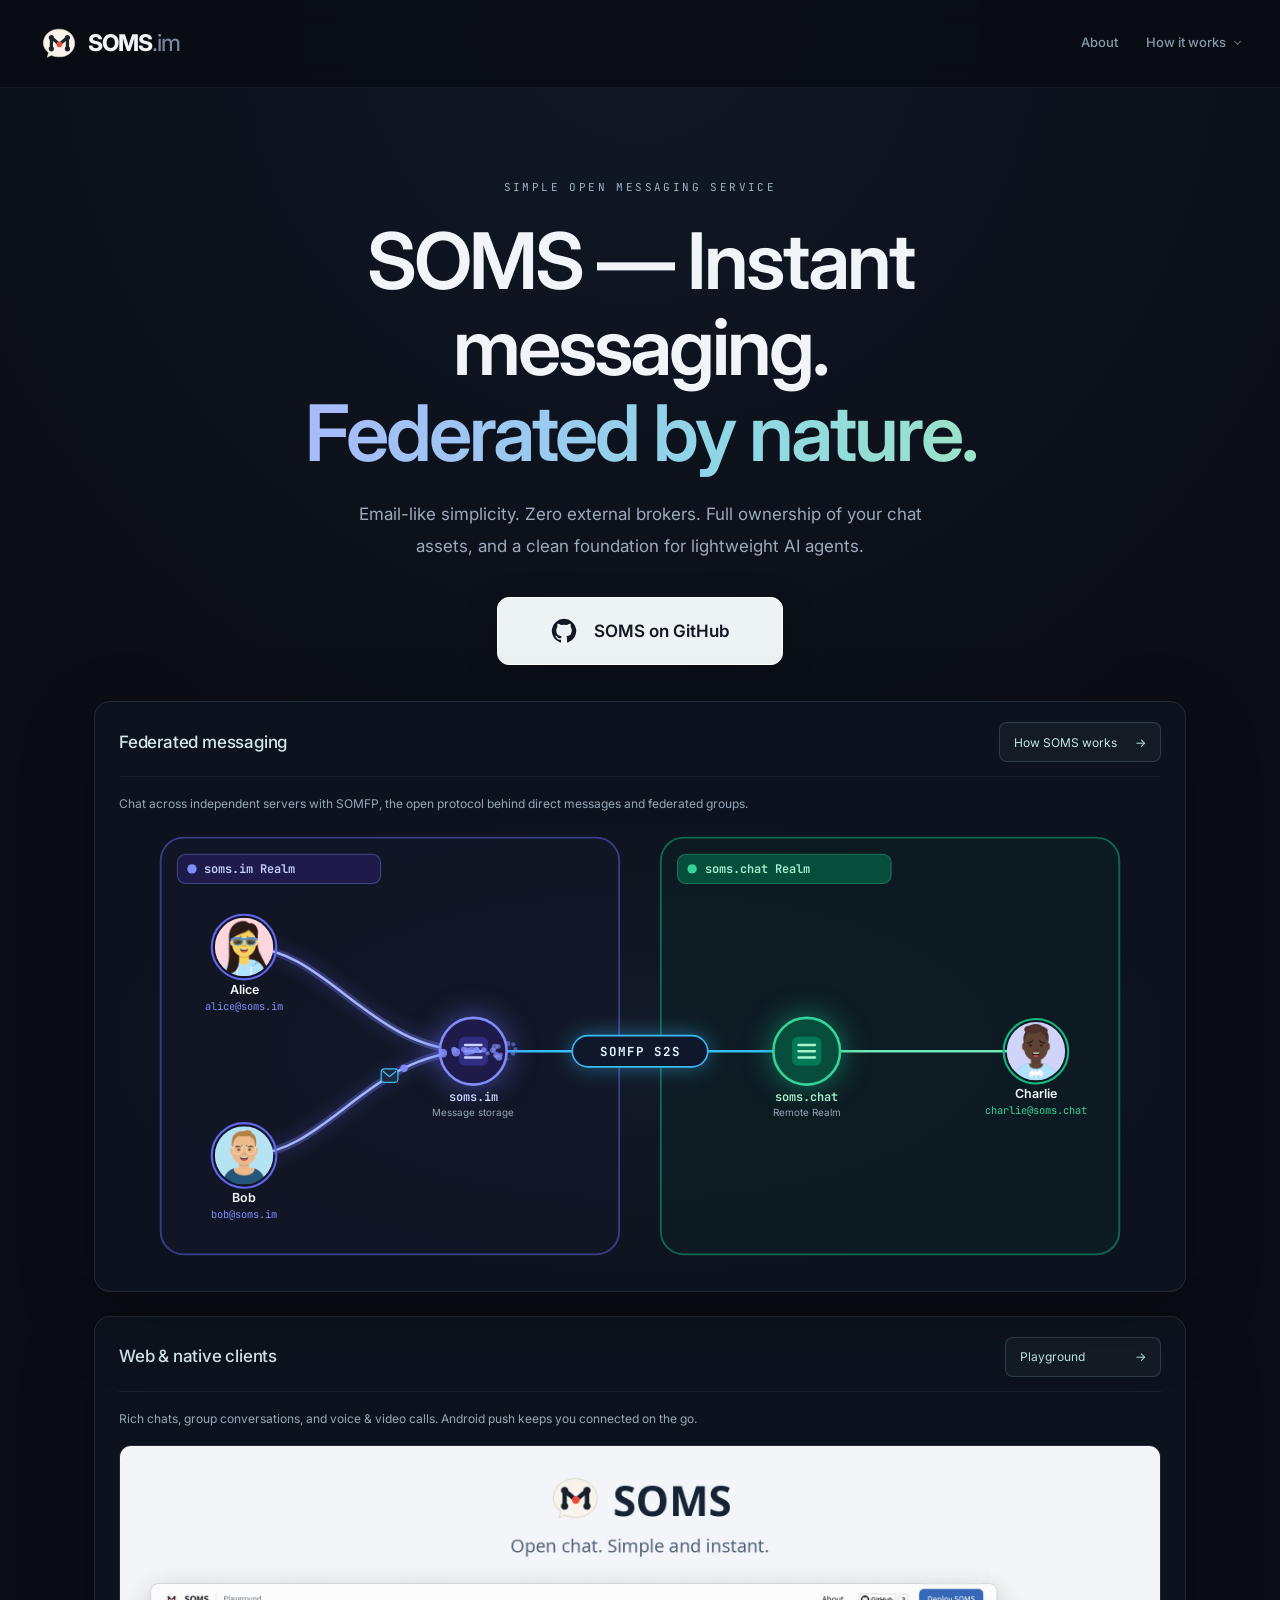
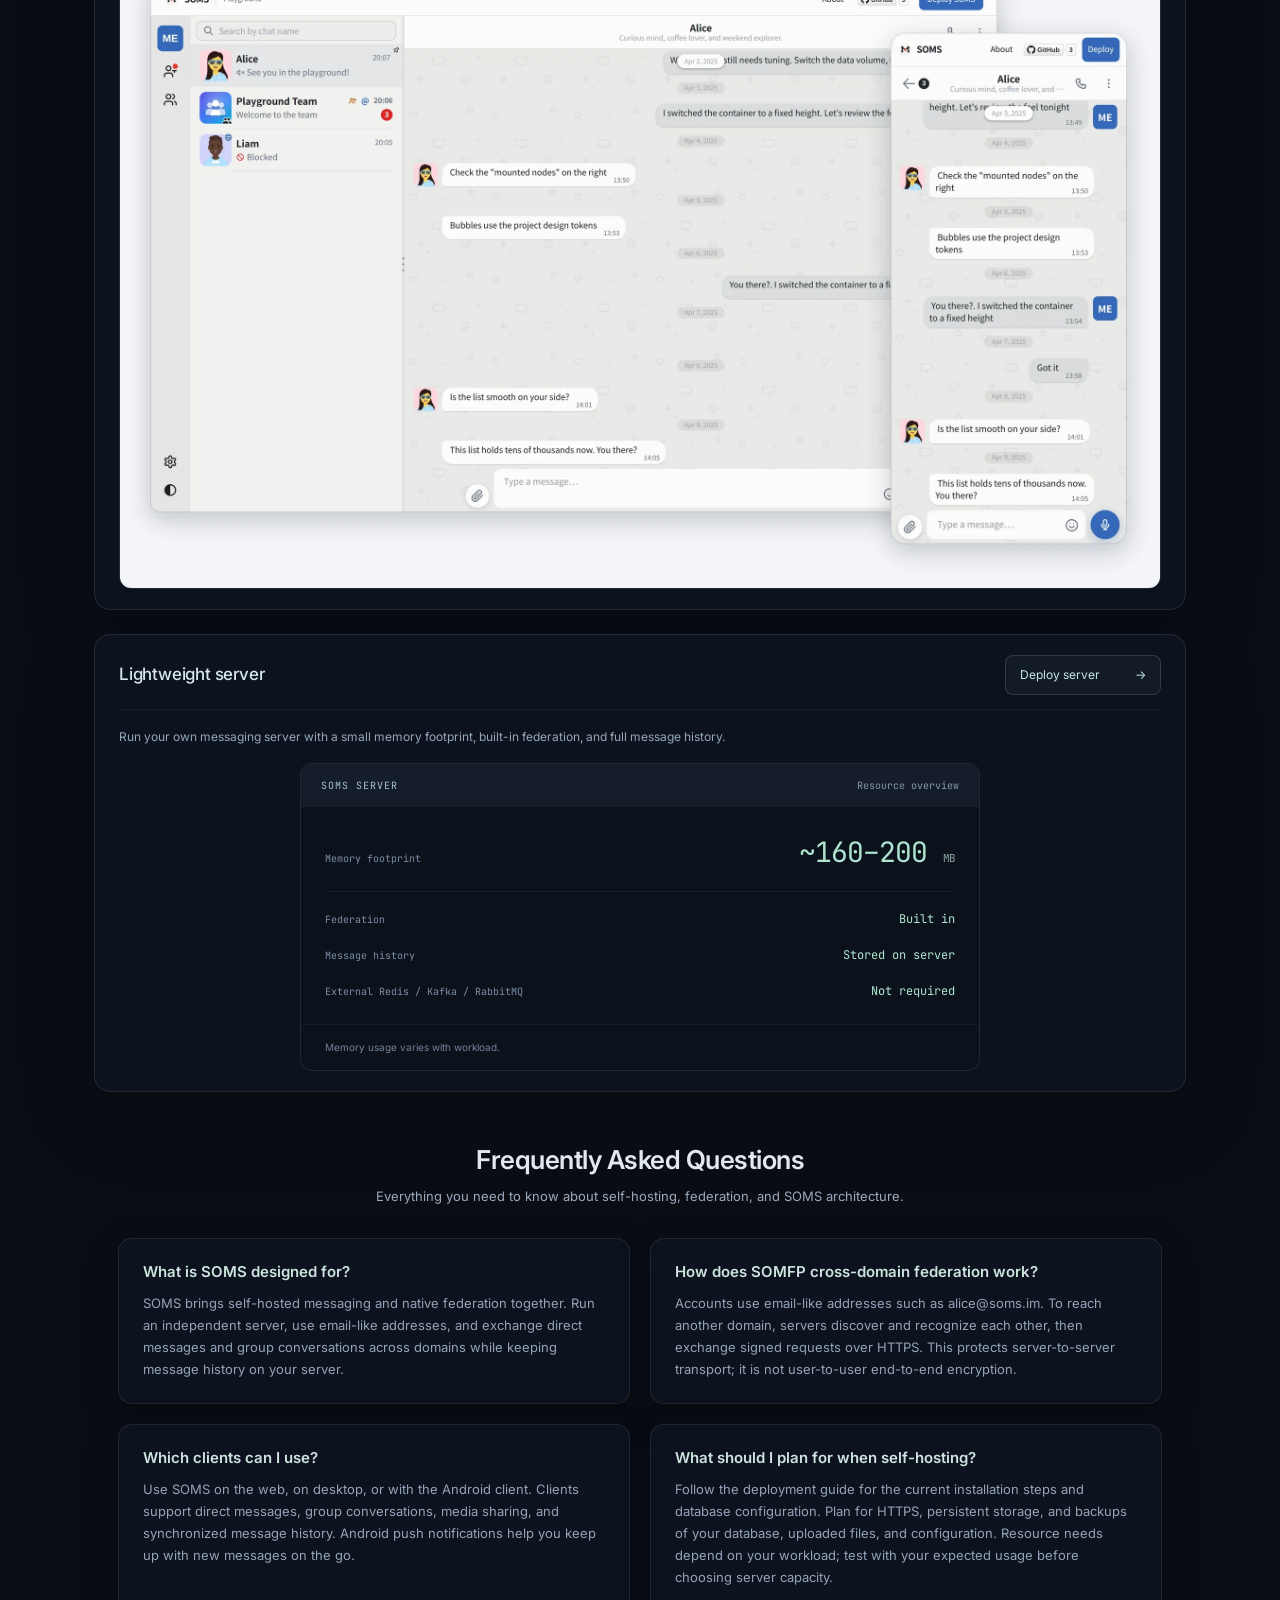
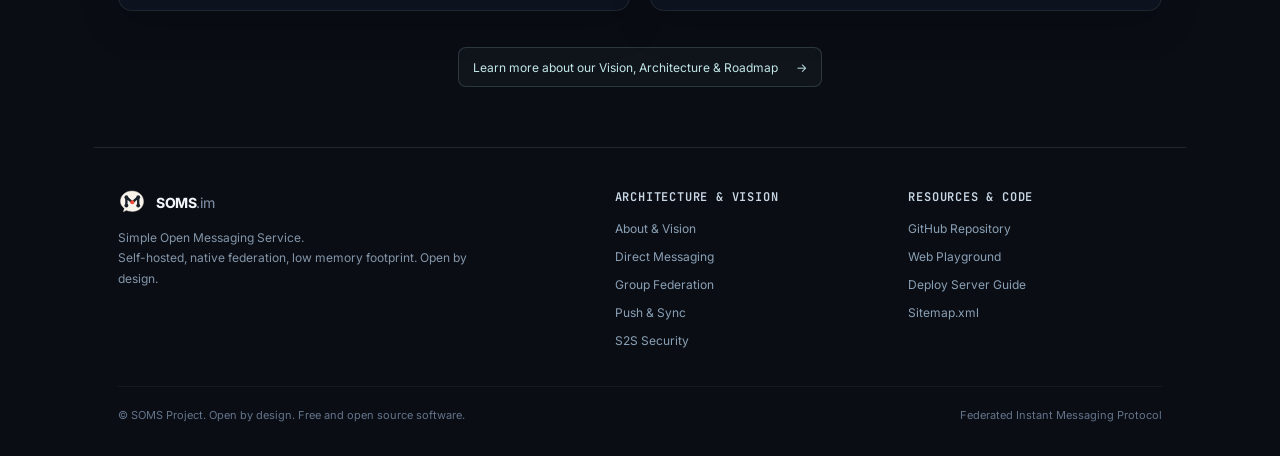
<file: index.html>
<!doctype html>
<html lang="en">
<head>
  <meta charset="UTF-8">
  <meta name="viewport" content="width=device-width, initial-scale=1">
  <title>SOMS — Self-hosted Instant Messaging, Federated by Nature</title>
  <meta name="description" content="Self-hosted instant messaging with email-like addresses and native federation. Explore lightweight servers, web and native clients, and full message history.">
  <link rel="canonical" href="https://soms.im/">
  <link rel="icon" type="image/svg+xml" href="/assets/logo.svg">
  <meta name="theme-color" content="#0a0d14">

  <!-- Open Graph / Facebook -->
  <meta property="og:type" content="website">
  <meta property="og:url" content="https://soms.im/">
  <meta property="og:site_name" content="SOMS">
  <meta property="og:title" content="SOMS — Self-hosted Instant Messaging, Federated by Nature">
  <meta property="og:description" content="Self-hosted instant messaging with email-like addresses and native federation. Explore lightweight servers, web and native clients, and full message history.">
  <meta property="og:image" content="https://soms.im/assets/social-preview.png">
  <meta property="og:image:alt" content="SOMS instant messaging network and client showcase">

  <!-- Twitter Cards -->
  <meta name="twitter:card" content="summary_large_image">
  <meta name="twitter:title" content="SOMS — Self-hosted Instant Messaging, Federated by Nature">
  <meta name="twitter:description" content="Self-hosted instant messaging with email-like addresses and native federation. Explore lightweight servers, web and native clients, and full message history.">
  <meta name="twitter:image" content="https://soms.im/assets/social-preview.png">

  <!-- Preconnect & Fonts -->
  <link rel="preconnect" href="https://fonts.googleapis.com">
  <link rel="preconnect" href="https://fonts.gstatic.com" crossorigin>
  <link href="https://fonts.googleapis.com/css2?family=Inter:wght@400;500;600;700;800&family=JetBrains+Mono:wght@400;500;600&display=swap" rel="stylesheet">
  <link rel="stylesheet" href="/assets/site.css?v=seo-cleanup-2">
  <script src="/assets/site.js?v=seo-cleanup-2" defer></script>

  <!-- Structured Data: WebSite, SoftwareApplication, Organization, and FAQPage -->
  <script type="application/ld+json">
  {
    "@context": "https://schema.org",
    "@graph": [
      {
        "@type": "WebSite",
        "@id": "https://soms.im/#website",
        "url": "https://soms.im/",
        "name": "SOMS",
        "description": "Self-hosted Instant Messaging, Federated by Nature.",
        "publisher": {
          "@type": "Organization",
          "name": "SOMS Project",
          "url": "https://soms.im/",
          "logo": "https://soms.im/assets/logo.svg"
        }
      },
      {
        "@type": "SoftwareApplication",
        "@id": "https://soms.im/#software",
        "name": "SOMS",
        "alternateName": "Simple Open Messaging Service",
        "applicationCategory": "CommunicationApplication",
        "operatingSystem": "Linux, macOS, Windows, Android, Web",
        "description": "Self-hosted instant messaging server and client suite featuring email-like addresses, native server-to-server federation, and server-side message history.",
        "url": "https://soms.im/",
        "image": "https://soms.im/assets/social-preview.png",
        "sameAs": [
          "https://github.com/hapood/simple-open-messaging-service"
        ]
      },
      {
        "@type": "FAQPage",
        "@id": "https://soms.im/#faq",
        "mainEntity": [
          {
            "@type": "Question",
            "name": "What is SOMS designed for?",
            "acceptedAnswer": {
              "@type": "Answer",
              "text": "SOMS brings self-hosted messaging and native federation together. Run an independent server, use email-like addresses, and exchange direct messages and group conversations across domains while keeping message history on your server."
            }
          },
          {
            "@type": "Question",
            "name": "How does SOMFP cross-domain federation work?",
            "acceptedAnswer": {
              "@type": "Answer",
              "text": "Accounts use email-like addresses such as alice@soms.im. To reach another domain, servers discover and recognize each other, then exchange signed requests over HTTPS. This protects server-to-server transport; it is not user-to-user end-to-end encryption."
            }
          },
          {
            "@type": "Question",
            "name": "Which clients can I use?",
            "acceptedAnswer": {
              "@type": "Answer",
              "text": "Use SOMS on the web, on desktop, or with the Android client. Clients support direct messages, group conversations, media sharing, and synchronized message history. Android push notifications help you keep up with new messages on the go."
            }
          },
          {
            "@type": "Question",
            "name": "What should I plan for when self-hosting?",
            "acceptedAnswer": {
              "@type": "Answer",
              "text": "Follow the deployment guide for the current installation steps and database configuration. Plan for HTTPS, persistent storage, and backups of your database, uploaded files, and configuration. Resource needs depend on your workload; test with your expected usage before choosing server capacity."
            }
          }
        ]
      }
    ]
  }
  </script>
</head>
<body data-page="home">
  <nav class="fixed-nav" aria-label="Main navigation">
    <a href="/" class="brand-group" aria-label="SOMS home">
      <img src="/assets/logo.svg" width="38" height="38" alt="SOMS logo">
      <span>SOMS<span class="brand-domain">.im</span></span>
    </a>
    <div class="tech-nav" aria-label="Main navigation links">
      <a href="/about/" class="nav-link-main">About</a>
      <div class="nav-dropdown">
        <a href="/how-it-works/messaging/" class="nav-link-main nav-dropdown-trigger" aria-haspopup="true">
          <span>How it works</span>
          <span class="dropdown-arrow" aria-hidden="true"></span>
        </a>
        <div class="nav-dropdown-menu" role="menu">
          <a href="/how-it-works/messaging/" class="dropdown-item" role="menuitem">
            <div class="dropdown-item-title">Direct Messaging</div>
            <div class="dropdown-item-desc">Peer resolution &amp; direct delivery</div>
          </a>
          <a href="/how-it-works/groups/" class="dropdown-item" role="menuitem">
            <div class="dropdown-item-title">Group Federation</div>
            <div class="dropdown-item-desc">Decentralized rosters &amp; fanout</div>
          </a>
          <a href="/how-it-works/sync/" class="dropdown-item" role="menuitem">
            <div class="dropdown-item-title">Push &amp; Pull Sync</div>
            <div class="dropdown-item-desc">Zero-loss catch-up for offline nodes</div>
          </a>
          <a href="/how-it-works/security/" class="dropdown-item" role="menuitem">
            <div class="dropdown-item-title">S2S Security</div>
            <div class="dropdown-item-desc">HTTPS transport &amp; Ed25519 signatures</div>
          </a>
        </div>
      </div>
    </div>
  </nav>

  <main class="page-wrapper">
    <header class="hero-section hero-minimal">
      <p class="hero-brand-name">Simple Open Messaging Service</p>
      <h1 class="hero-title">SOMS — Instant messaging.<br><span class="gradient-text">Federated by nature.</span></h1>
      <p class="hero-description">Email-like simplicity. Zero external brokers. Full ownership of your chat assets, and a clean foundation for lightweight AI agents.</p>
      <div class="hero-actions">
        <a class="github-primary" href="https://github.com/hapood/simple-open-messaging-service" target="_blank" rel="noopener noreferrer">
          <svg width="26" height="26" viewBox="0 0 24 24" fill="currentColor" aria-hidden="true"><path d="M12 .75a11.25 11.25 0 0 0-3.56 21.92c.56.1.77-.24.77-.54v-2.1c-3.13.68-3.79-1.33-3.79-1.33-.51-1.3-1.25-1.65-1.25-1.65-1.02-.7.08-.68.08-.68 1.13.08 1.73 1.16 1.73 1.16 1 1.72 2.64 1.22 3.28.93.1-.73.39-1.22.71-1.5-2.5-.28-5.13-1.25-5.13-5.56 0-1.23.44-2.23 1.16-3.02-.12-.28-.5-1.43.11-2.98 0 0 .95-.3 3.1 1.15a10.8 10.8 0 0 1 5.64 0c2.15-1.46 3.1-1.15 3.1-1.15.61 1.55.23 2.7.11 2.98.72.79 1.16 1.79 1.16 3.02 0 4.32-2.64 5.28-5.15 5.56.4.35.76 1.03.76 2.08v3.09c0 .3.2.65.78.54A11.25 11.25 0 0 0 12 .75Z"/></svg>
          <span>SOMS on GitHub</span>
        </a>
      </div>
    </header>

    <section id="architecture" class="carousel-section" aria-label="Animated messaging demonstration">
      <div class="carousel-container" id="carouselContainer">
        <div class="slides-wrapper" id="slidesWrapper">
          <div class="slide" id="slide1">
            <div class="home-card-header">
              <h2>Federated messaging</h2>
              <a class="home-card-button" href="/how-it-works/messaging/">How SOMS works <span aria-hidden="true">→</span></a>
            </div>

            <p class="home-card-description federation-description">Chat across independent servers with SOMFP, the open protocol behind direct messages and federated groups.</p>

            <!-- Stage 1 SVG -->
            <div class="stage-svg-wrap" id="stage1Wrap">
              <svg id="svgAct1" viewBox="0 15 1000 430" preserveAspectRatio="xMidYMid meet">
                <defs>
                  <linearGradient id="gradIndigo" x1="0%" y1="0%" x2="100%" y2="100%">
                    <stop offset="0%" stop-color="#818cf8"/>
                    <stop offset="100%" stop-color="#4f46e5"/>
                  </linearGradient>
                  <linearGradient id="gradCyan" x1="0%" y1="0%" x2="100%" y2="100%">
                    <stop offset="0%" stop-color="#38bdf8"/>
                    <stop offset="100%" stop-color="#0284c7"/>
                  </linearGradient>
                  <linearGradient id="gradEmerald" x1="0%" y1="0%" x2="100%" y2="100%">
                    <stop offset="0%" stop-color="#34d399"/>
                    <stop offset="100%" stop-color="#059669"/>
                  </linearGradient>

                  <!-- Solid Conduits Gradients (No dashes) -->
                  <linearGradient id="conduitIntGlow" x1="0%" y1="0%" x2="100%" y2="100%">
                    <stop offset="0%" stop-color="#6366f1"/>
                    <stop offset="100%" stop-color="#818cf8"/>
                  </linearGradient>
                  <linearGradient id="conduitS2SGlow" x1="0%" y1="50%" x2="100%" y2="50%">
                    <stop offset="0%" stop-color="#6366f1"/>
                    <stop offset="50%" stop-color="#38bdf8"/>
                    <stop offset="100%" stop-color="#10b981"/>
                  </linearGradient>

                  <!-- Clip Paths for Avatars -->
                  <clipPath id="clipAlice1"><circle cx="120" cy="135" r="28" /></clipPath>
                  <clipPath id="clipBob1"><circle cx="120" cy="335" r="28" /></clipPath>
                  <clipPath id="clipCharlie1"><circle cx="880" cy="235" r="28" /></clipPath>
                </defs>

                <!-- Realm 1: soms.im -->
                <g class="realm-box">
                  <rect x="40" y="30" width="440" height="400" rx="22" fill="#121727" fill-opacity="0.75" stroke="#6366f1" stroke-width="1.8" stroke-opacity="0.5"/>
                  <rect x="56" y="46" width="195" height="28" rx="8" fill="#1e1b4b" stroke="#818cf8" stroke-width="1" stroke-opacity="0.4"/>
                  <circle cx="70" cy="60" r="4.5" fill="#818cf8"/>
                  <text x="82" y="64" fill="#c7d2fe" font-size="11.5" font-family="'JetBrains Mono', monospace" font-weight="600">soms.im Realm</text>
                </g>

                <!-- Realm 2: soms.chat -->
                <g class="realm-box">
                  <rect x="520" y="30" width="440" height="400" rx="22" fill="#0c1d22" fill-opacity="0.75" stroke="#10b981" stroke-width="1.8" stroke-opacity="0.5"/>
                  <rect x="536" y="46" width="205" height="28" rx="8" fill="#064e3b" stroke="#34d399" stroke-width="1" stroke-opacity="0.4"/>
                  <circle cx="550" cy="60" r="4.5" fill="#34d399"/>
                  <text x="562" y="64" fill="#a7f3d0" font-size="11.5" font-family="'JetBrains Mono', monospace" font-weight="600">soms.chat Realm</text>
                </g>

                <!-- SOLID CONDUITS (Full Solid Lines) -->
                <!-- Internal Conduits in soms.im -->
                <path id="pathAliceToHub1" d="M 120 135 C 200 135, 240 235, 340 235" class="solid-conduit-glow" stroke="url(#conduitIntGlow)"/>
                <path d="M 120 135 C 200 135, 240 235, 340 235" class="solid-conduit-core" stroke="#a5b4fc"/>

                <path id="pathBobToHub1" d="M 120 335 C 200 335, 240 235, 340 235" class="solid-conduit-glow" stroke="url(#conduitIntGlow)"/>
                <path d="M 120 335 C 200 335, 240 235, 340 235" class="solid-conduit-core" stroke="#a5b4fc"/>

                <!-- S2S Bridge Conduit (Solid Trunk) -->
                <path id="pathS2SBridge1" d="M 340 235 L 660 235" class="solid-conduit-glow" stroke="url(#conduitS2SGlow)" stroke-width="8.5"/>
                <path d="M 340 235 L 660 235" class="solid-conduit-core" stroke="#38bdf8" stroke-width="3"/>

                <!-- Hub to Charlie Conduit in soms.chat -->
                <path id="pathHubToCharlie1" d="M 660 235 L 880 235" class="solid-conduit-glow" stroke="url(#gradEmerald)"/>
                <path d="M 660 235 L 880 235" class="solid-conduit-core" stroke="#6ee7b7"/>

                <!-- SOMFP S2S Badge -->
                <g transform="translate(500, 235)">
                  <rect x="-65" y="-15" width="130" height="30" rx="15" fill="#0f172a" stroke="#38bdf8" stroke-width="1.5" filter="drop-shadow(0 0 10px rgba(56, 189, 248, 0.45))"/>
                  <text x="0" y="5" text-anchor="middle" fill="#e0f2fe" font-size="12" font-family="'JetBrains Mono', monospace" font-weight="700" letter-spacing="0.08em">SOMFP S2S</text>
                </g>

                <!-- soms.im Server Node -->
                <g transform="translate(340, 235)">
                  <circle cx="0" cy="0" r="32" fill="#1e1b4b" stroke="#818cf8" stroke-width="2.5" filter="drop-shadow(0 0 14px rgba(99, 102, 241, 0.6))"/>
                  <rect x="-14" y="-14" width="28" height="28" rx="6" fill="#312e81"/>
                  <path d="M -8 -6 L 8 -6 M -8 0 L 8 0 M -8 6 L 8 6" stroke="#c7d2fe" stroke-width="2.2" stroke-linecap="round"/>
                  <text x="0" y="48" text-anchor="middle" fill="#c7d2fe" font-size="11.5" font-family="'JetBrains Mono', monospace" font-weight="600">soms.im</text>
                  <text x="0" y="62" text-anchor="middle" fill="#94a3b8" font-size="9.5">Message storage</text>
                </g>

                <!-- soms.chat Server Node -->
                <g transform="translate(660, 235)">
                  <circle cx="0" cy="0" r="32" fill="#064e3b" stroke="#34d399" stroke-width="2.5" filter="drop-shadow(0 0 14px rgba(16, 185, 129, 0.6))"/>
                  <rect x="-14" y="-14" width="28" height="28" rx="6" fill="#047857"/>
                  <path d="M -8 -6 L 8 -6 M -8 0 L 8 0 M -8 6 L 8 6" stroke="#a7f3d0" stroke-width="2.2" stroke-linecap="round"/>
                  <text x="0" y="48" text-anchor="middle" fill="#a7f3d0" font-size="11.5" font-family="'JetBrains Mono', monospace" font-weight="600">soms.chat</text>
                  <text x="0" y="62" text-anchor="middle" fill="#94a3b8" font-size="9.5">Remote Realm</text>
                </g>

                <!-- User Avatars -->
                <!-- Alice -->
                <g class="user-node" id="nodeAlice1">
                  <circle id="pingAlice1_1" class="ping-circle-1" cx="120" cy="135" r="28" stroke="#818cf8"/>
                  <circle id="pingAlice1_2" class="ping-circle-2" cx="120" cy="135" r="28" stroke="#38bdf8"/>
                  <circle cx="120" cy="135" r="31" fill="none" stroke="#6366f1" stroke-width="2"/>
                  <image href="/assets/avatars/alice.webp" x="92" y="107" width="56" height="56" clip-path="url(#clipAlice1)"/>
                  <text x="120" y="180" text-anchor="middle" fill="#f1f5f9" font-size="12" font-weight="600">Alice</text>
                  <text x="120" y="195" text-anchor="middle" fill="#818cf8" font-size="10" font-family="'JetBrains Mono', monospace">alice@soms.im</text>
                </g>

                <!-- Bob -->
                <g class="user-node" id="nodeBob1">
                  <circle id="pingBob1_1" class="ping-circle-1" cx="120" cy="335" r="28" stroke="#818cf8"/>
                  <circle id="pingBob1_2" class="ping-circle-2" cx="120" cy="335" r="28" stroke="#38bdf8"/>
                  <circle cx="120" cy="335" r="31" fill="none" stroke="#6366f1" stroke-width="2"/>
                  <image href="/assets/avatars/noah.webp" x="92" y="307" width="56" height="56" clip-path="url(#clipBob1)"/>
                  <text x="120" y="380" text-anchor="middle" fill="#f1f5f9" font-size="12" font-weight="600">Bob</text>
                  <text x="120" y="395" text-anchor="middle" fill="#818cf8" font-size="10" font-family="'JetBrains Mono', monospace">bob@soms.im</text>
                </g>

                <!-- Charlie -->
                <g class="user-node" id="nodeCharlie1">
                  <circle id="pingCharlie1_1" class="ping-circle-1" cx="880" cy="235" r="28" stroke="#34d399"/>
                  <circle id="pingCharlie1_2" class="ping-circle-2" cx="880" cy="235" r="28" stroke="#38bdf8"/>
                  <circle cx="880" cy="235" r="31" fill="none" stroke="#10b981" stroke-width="2"/>
                  <image href="/assets/avatars/liam.webp" x="852" y="207" width="56" height="56" clip-path="url(#clipCharlie1)"/>
                  <text x="880" y="280" text-anchor="middle" fill="#f1f5f9" font-size="12" font-weight="600">Charlie</text>
                  <text x="880" y="295" text-anchor="middle" fill="#34d399" font-size="10" font-family="'JetBrains Mono', monospace">charlie@soms.chat</text>
                </g>

                <!-- Dynamic Particles -->
                <g id="particleContainer1"></g>

                <!-- Toast Badge -->
                <g id="svgToast1" class="svg-sender-badge" transform="translate(120, 82)" opacity="0">
                  <rect id="toast1Bg" x="-54" y="-14" width="108" height="28" rx="14" fill="#0f172a" fill-opacity="0.95" stroke="#38bdf8" stroke-width="1.3" filter="drop-shadow(0 0 10px rgba(56, 189, 248, 0.45))"/>
                  <g id="toast1Icon" transform="translate(-42, -7)">
                    <rect x="0" y="0" width="16" height="13" rx="3" fill="#1e293b" stroke="#38bdf8" stroke-width="1.2"/>
                    <path d="M 2 2.5 L 8 7.5 L 14 2.5" fill="none" stroke="#38bdf8" stroke-width="1.2" stroke-linecap="round"/>
                  </g>
                  <text id="toast1Text" x="-18" y="4.5" fill="#e0f2fe" font-size="11.5" font-family="'JetBrains Mono', monospace" font-weight="600">to bob</text>
                </g>

                <!-- Flying Envelope -->
                <g id="flyingComet1" class="flying-envelope-node" opacity="0">
                  <rect x="-8" y="-7" width="16" height="13" rx="3" fill="#1e293b" stroke="#38bdf8" stroke-width="1.2"/>
                  <path d="M -6 -4.5 L 0 0.5 L 6 -4.5" fill="none" stroke="#38bdf8" stroke-width="1.2" stroke-linecap="round"/>
                </g>
              </svg>
            </div>
          </div>
        </div>
      </div>
    </section>

    <section id="features" class="product-summary" aria-label="Clients and lightweight hosting">
      <article class="product-block">
        <div class="home-card-header">
          <h2>Web &amp; native clients</h2>
          <a class="home-card-button" href="https://hapood.github.io/simple-open-messaging-service/" target="_blank" rel="noopener noreferrer">Playground <span aria-hidden="true">→</span></a>
        </div>
        <p class="home-card-description">Rich chats, group conversations, and voice &amp; video calls. Android push keeps you connected on the go.</p>
        <picture>
          <source srcset="/assets/client-showcase.webp" type="image/webp">
          <img src="/assets/client-showcase.png" alt="Official SOMS desktop and mobile chat clients showcase" loading="lazy" width="2200" height="1570" class="official-client-image">
        </picture>
      </article>

      <article class="product-block">
        <div class="home-card-header">
          <h2>Lightweight server</h2>
          <a class="home-card-button" href="https://hapood.github.io/simple-open-messaging-service/#/deploy" target="_blank" rel="noopener noreferrer">Deploy server <span aria-hidden="true">→</span></a>
        </div>
        <p class="home-card-description">Run your own messaging server with a small memory footprint, built-in federation, and full message history.</p>
        <figure class="resource-terminal">
          <div class="resource-terminal-bar"><span>SOMS SERVER</span><span>Resource overview</span></div>
          <div class="resource-terminal-body">
            <dl class="resource-stats">
              <div class="resource-memory"><dt>Memory footprint</dt><dd>~160–200 <span>MB</span></dd></div>
              <div><dt>Federation</dt><dd>Built in</dd></div>
              <div><dt>Message history</dt><dd>Stored on server</dd></div>
              <div><dt>External Redis / Kafka / RabbitMQ</dt><dd>Not required</dd></div>
            </dl>
          </div>
          <figcaption>Memory usage varies with workload.</figcaption>
        </figure>
      </article>
    </section>

    <!-- FAQ Section for Search Visibility and Long-tail Search Terms -->
    <section class="faq-section" aria-label="Frequently Asked Questions">
      <div class="faq-header">
        <h2>Frequently Asked Questions</h2>
        <p>Everything you need to know about self-hosting, federation, and SOMS architecture.</p>
      </div>
      <div class="faq-grid">
        <article class="faq-card">
          <h3>What is SOMS designed for?</h3>
          <p>SOMS brings self-hosted messaging and native federation together. Run an independent server, use email-like addresses, and exchange direct messages and group conversations across domains while keeping message history on your server.</p>
        </article>
        <article class="faq-card">
          <h3>How does SOMFP cross-domain federation work?</h3>
          <p>Accounts use email-like addresses such as alice@soms.im. To reach another domain, servers discover and recognize each other, then exchange signed requests over HTTPS. This protects server-to-server transport; it is not user-to-user end-to-end encryption.</p>
        </article>
        <article class="faq-card">
          <h3>Which clients can I use?</h3>
          <p>Use SOMS on the web, on desktop, or with the Android client. Clients support direct messages, group conversations, media sharing, and synchronized message history. Android push notifications help you keep up with new messages on the go.</p>
        </article>
        <article class="faq-card">
          <h3>What should I plan for when self-hosting?</h3>
          <p>Follow the deployment guide for the current installation steps and database configuration. Plan for HTTPS, persistent storage, and backups of your database, uploaded files, and configuration. Resource needs depend on your workload; test with your expected usage before choosing server capacity.</p>
        </article>
      </div>
      <div style="text-align: center; margin-top: 36px;">
        <a class="home-card-button" href="/about/">Learn more about our Vision, Architecture &amp; Roadmap <span aria-hidden="true">&rarr;</span></a>
      </div>
    </section>
  </main>

  <footer class="site-footer">
    <div class="footer-grid">
      <div class="footer-col brand-col">
        <a class="brand-group" href="/" aria-label="SOMS Home">
          <img src="/assets/logo.svg" alt="SOMS Logo" width="28" height="28">
          <span>SOMS<span class="brand-domain">.im</span></span>
        </a>
        <p class="footer-tagline">Simple Open Messaging Service.<br>Self-hosted, native federation, low memory footprint. Open by design.</p>
      </div>
      <div class="footer-col">
        <h3 class="footer-heading">Architecture &amp; Vision</h3>
        <ul class="footer-nav-list">
          <li><a href="/about/">About &amp; Vision</a></li>
          <li><a href="/how-it-works/messaging/">Direct Messaging</a></li>
          <li><a href="/how-it-works/groups/">Group Federation</a></li>
          <li><a href="/how-it-works/sync/">Push &amp; Sync</a></li>
          <li><a href="/how-it-works/security/">S2S Security</a></li>
        </ul>
      </div>
      <div class="footer-col">
        <h3 class="footer-heading">Resources &amp; Code</h3>
        <ul class="footer-nav-list">
          <li><a href="https://github.com/hapood/simple-open-messaging-service" target="_blank" rel="noopener noreferrer">GitHub Repository</a></li>
          <li><a href="https://hapood.github.io/simple-open-messaging-service/" target="_blank" rel="noopener noreferrer">Web Playground</a></li>
          <li><a href="https://hapood.github.io/simple-open-messaging-service/#/deploy" target="_blank" rel="noopener noreferrer">Deploy Server Guide</a></li>
          <li><a href="/sitemap.xml">Sitemap.xml</a></li>
        </ul>
      </div>
    </div>
    <div class="footer-bottom">
      <span>© SOMS Project. Open by design. Free and open source software.</span>
      <span>Federated Instant Messaging Protocol</span>
    </div>
  </footer>
</body>
</html>
</file>
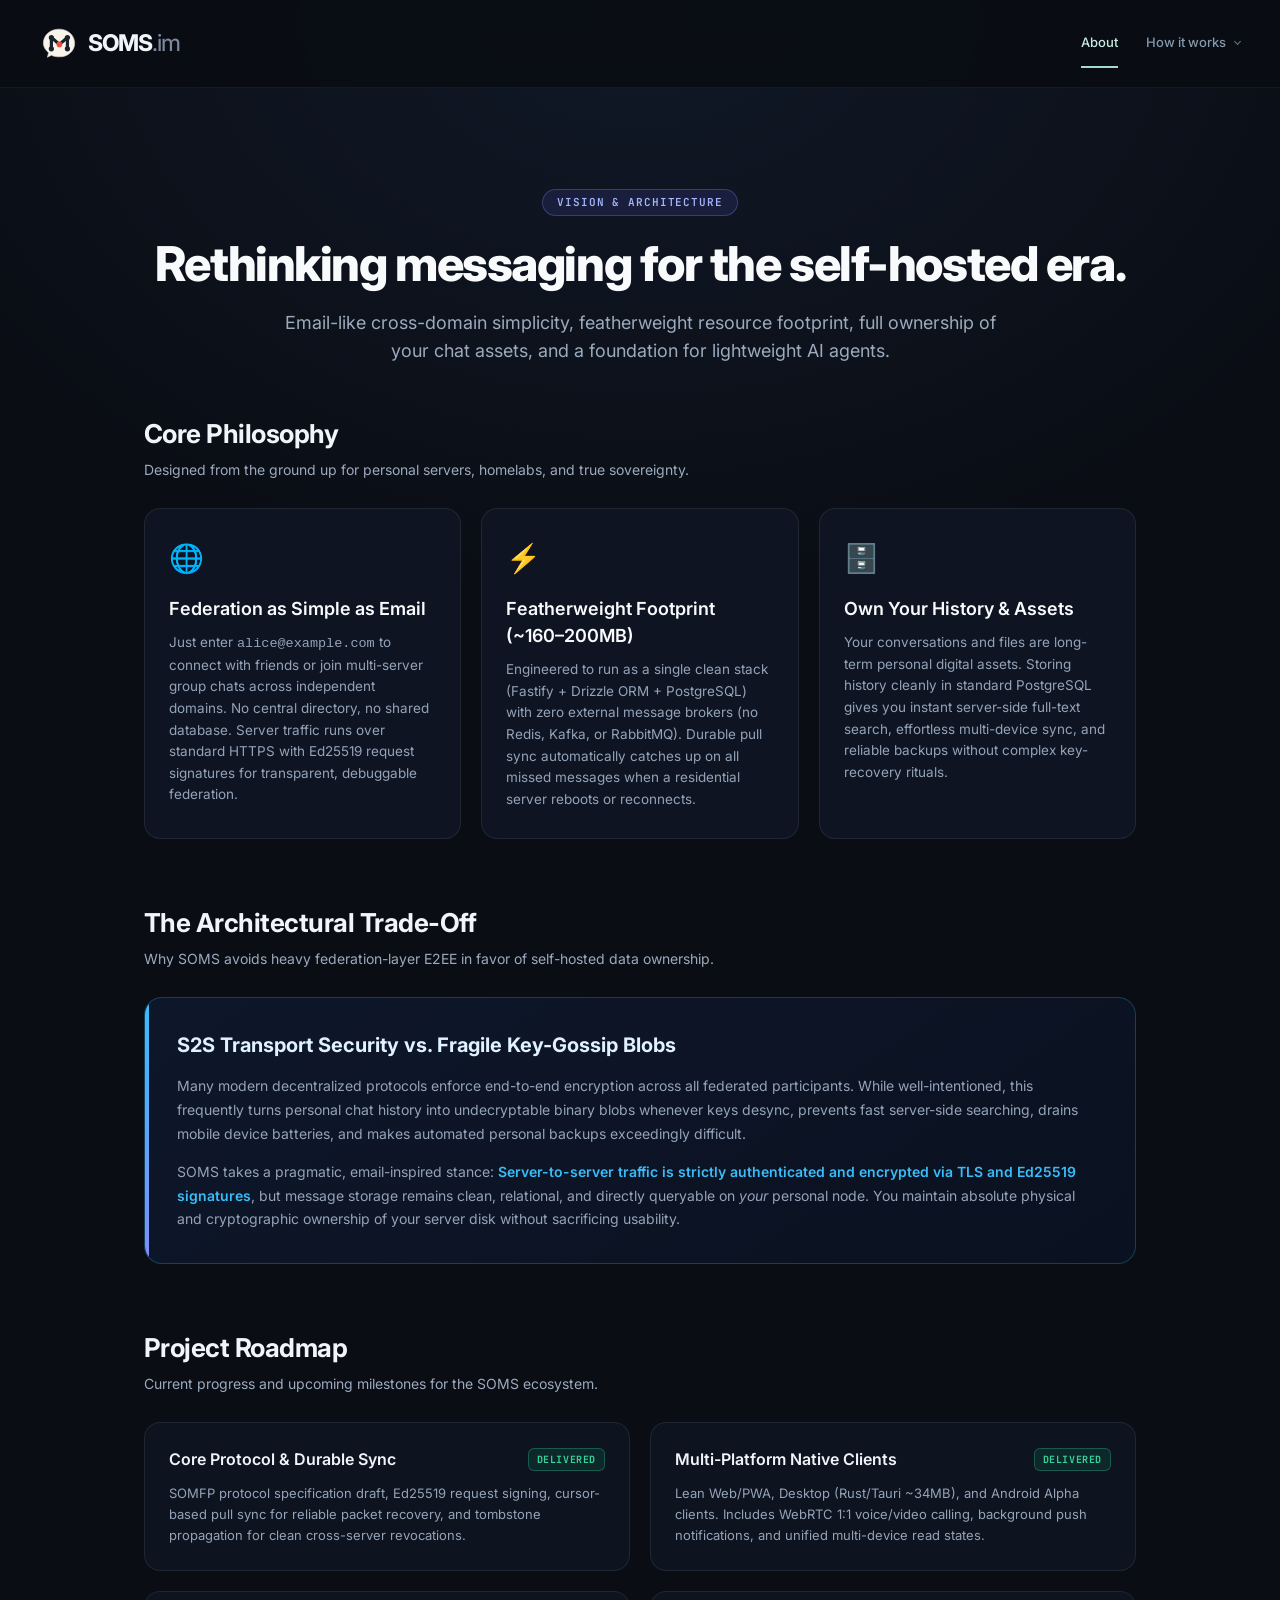
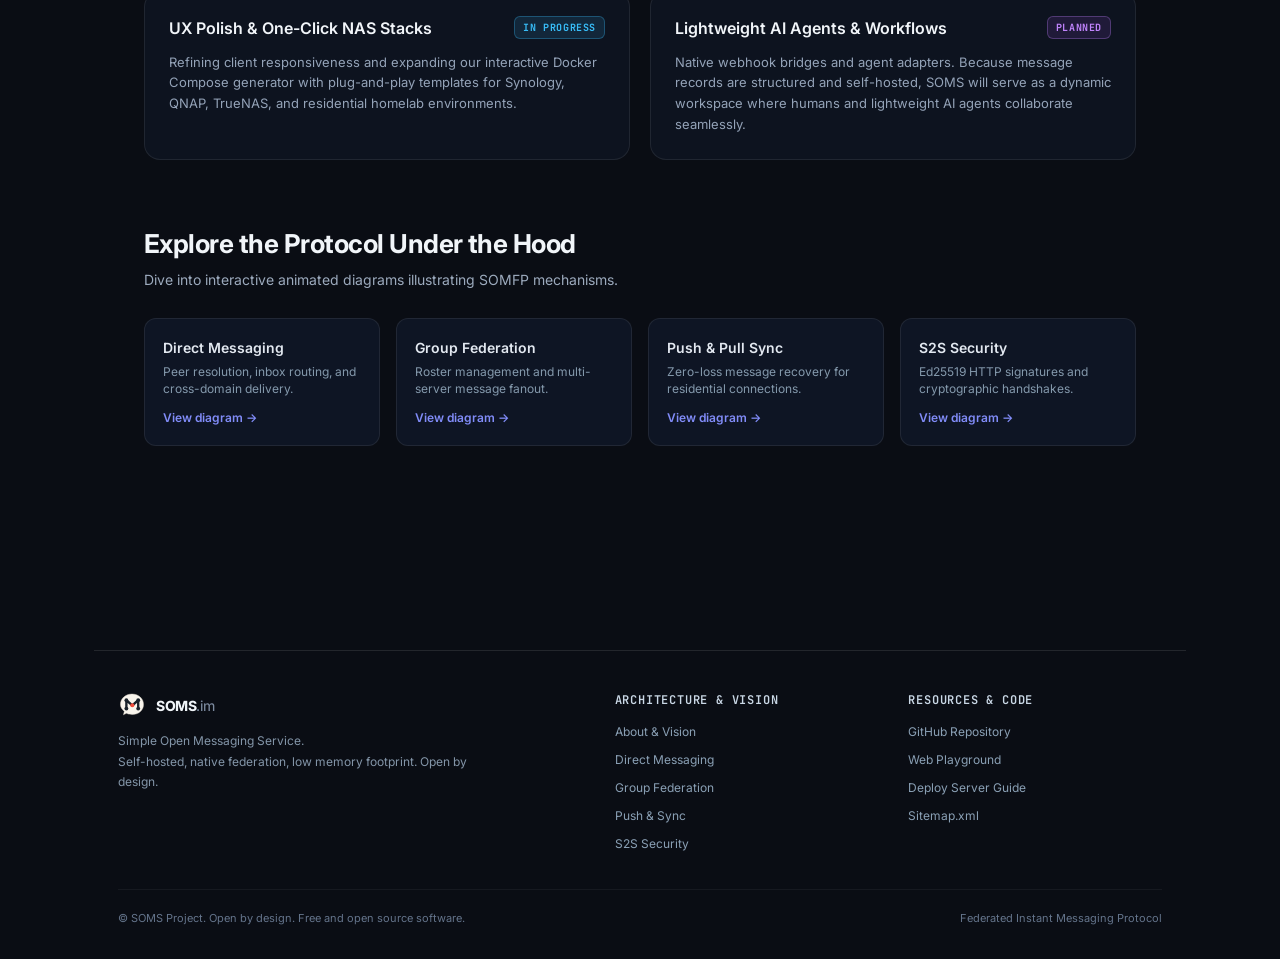
<file: about/index.html>
<!doctype html>
<html lang="en">
<head>
  <meta charset="UTF-8">
  <meta name="viewport" content="width=device-width, initial-scale=1">
  <title>About SOMS — Vision, Core Philosophy &amp; Roadmap</title>
  <meta name="description" content="Discover the vision behind SOMS: email-like simplicity, brokerless featherweight hosting, true data ownership with instant search, and a foundation for lightweight AI agents.">
  <link rel="canonical" href="https://soms.im/about/">
  <link rel="icon" type="image/svg+xml" href="/assets/logo.svg">
  <meta name="theme-color" content="#0a0d14">

  <!-- Open Graph / Facebook -->
  <meta property="og:type" content="website">
  <meta property="og:url" content="https://soms.im/about/">
  <meta property="og:site_name" content="SOMS">
  <meta property="og:title" content="About SOMS — Vision, Core Philosophy &amp; Roadmap">
  <meta property="og:description" content="Discover the vision behind SOMS: email-like simplicity, brokerless featherweight hosting, true data ownership with instant search, and a foundation for lightweight AI agents.">
  <meta property="og:image" content="https://soms.im/assets/social-preview.png">
  <meta property="og:image:alt" content="SOMS architecture, philosophy and roadmap">

  <!-- Twitter Cards -->
  <meta name="twitter:card" content="summary_large_image">
  <meta name="twitter:title" content="About SOMS — Vision, Core Philosophy &amp; Roadmap">
  <meta name="twitter:description" content="Discover the vision behind SOMS: email-like simplicity, brokerless featherweight hosting, true data ownership with instant search, and a foundation for lightweight AI agents.">
  <meta name="twitter:image" content="https://soms.im/assets/social-preview.png">

  <!-- Preconnect & Fonts -->
  <link rel="preconnect" href="https://fonts.googleapis.com">
  <link rel="preconnect" href="https://fonts.gstatic.com" crossorigin>
  <link href="https://fonts.googleapis.com/css2?family=Inter:wght@400;500;600;700;800&family=JetBrains+Mono:wght@400;500;600&display=swap" rel="stylesheet">
  <link rel="stylesheet" href="/assets/site.css?v=seo-cleanup-2">
  <script src="/assets/site.js?v=seo-cleanup-2" defer></script>

  <!-- Structured Data: AboutPage, BreadcrumbList, FAQPage -->
  <script type="application/ld+json">
  {
    "@context": "https://schema.org",
    "@graph": [
      {
        "@type": "BreadcrumbList",
        "itemListElement": [
          {
            "@type": "ListItem",
            "position": 1,
            "name": "Home",
            "item": "https://soms.im/"
          },
          {
            "@type": "ListItem",
            "position": 2,
            "name": "About",
            "item": "https://soms.im/about/"
          }
        ]
      },
      {
        "@type": "AboutPage",
        "@id": "https://soms.im/about/#webpage",
        "url": "https://soms.im/about/",
        "name": "About SOMS — Vision, Core Philosophy & Roadmap",
        "description": "Discover the vision behind SOMS: email-like simplicity, brokerless featherweight hosting, true data ownership with instant search, and a foundation for lightweight AI agents.",
        "isPartOf": {
          "@type": "WebSite",
          "@id": "https://soms.im/#website",
          "url": "https://soms.im/",
          "name": "SOMS"
        }
      },
      {
        "@type": "FAQPage",
        "@id": "https://soms.im/about/#faq",
        "mainEntity": [
          {
            "@type": "Question",
            "name": "Why does SOMS store messages cleanly on the server instead of requiring federation E2EE?",
            "acceptedAnswer": {
              "@type": "Answer",
              "text": "Traditional federated end-to-end encryption often locks history into fragile key-gossip states, causes unrecoverable message loss during device desync, breaks server-side full-text search, and drains battery on mobile. By enforcing strong HTTPS transport security with Ed25519 request signatures between servers, SOMS ensures server-to-server traffic is authenticated while keeping message data structured in your own PostgreSQL instance—unlocking instant server-side search, painless multi-device sync, and reliable backups."
            }
          },
          {
            "@type": "Question",
            "name": "How does SOMS survive network interruptions on home broadband or NAS reboots?",
            "acceptedAnswer": {
              "@type": "Answer",
              "text": "SOMS implements Durable Pull Sync. Nodes track remote message cursors and sync feeds. When a home server goes offline, remote peers queue updates safely. Upon reconnection, the server catches up sequentially without dropping messages or creating CPU storms."
            }
          },
          {
            "@type": "Question",
            "name": "How will lightweight AI agents integrate with SOMS?",
            "acceptedAnswer": {
              "@type": "Answer",
              "text": "Because message formats are structured and queryable within your private node, future SOMS releases will offer native bot and webhook bridges. Users can securely attach AI models, notification relays, or custom automation pipelines to private or federated chat rooms."
            }
          }
        ]
      }
    ]
  }
  </script>
</head>
<body data-page="about">
  <nav class="fixed-nav" aria-label="Main navigation">
    <a href="/" class="brand-group" aria-label="SOMS home">
      <img src="/assets/logo.svg" width="38" height="38" alt="SOMS logo">
      <span>SOMS<span class="brand-domain">.im</span></span>
    </a>
    <div class="tech-nav" aria-label="Main navigation links">
      <a href="/about/" class="nav-link-main" aria-current="page">About</a>
      <div class="nav-dropdown">
        <a href="/how-it-works/messaging/" class="nav-link-main nav-dropdown-trigger" aria-haspopup="true">
          <span>How it works</span>
          <span class="dropdown-arrow" aria-hidden="true"></span>
        </a>
        <div class="nav-dropdown-menu" role="menu">
          <a href="/how-it-works/messaging/" class="dropdown-item" role="menuitem">
            <div class="dropdown-item-title">Direct Messaging</div>
            <div class="dropdown-item-desc">Peer resolution &amp; direct delivery</div>
          </a>
          <a href="/how-it-works/groups/" class="dropdown-item" role="menuitem">
            <div class="dropdown-item-title">Group Federation</div>
            <div class="dropdown-item-desc">Decentralized rosters &amp; fanout</div>
          </a>
          <a href="/how-it-works/sync/" class="dropdown-item" role="menuitem">
            <div class="dropdown-item-title">Push &amp; Pull Sync</div>
            <div class="dropdown-item-desc">Zero-loss catch-up for offline nodes</div>
          </a>
          <a href="/how-it-works/security/" class="dropdown-item" role="menuitem">
            <div class="dropdown-item-title">S2S Security</div>
            <div class="dropdown-item-desc">HTTPS transport &amp; Ed25519 signatures</div>
          </a>
        </div>
      </div>
    </div>
  </nav>

  <main class="page-wrapper">
    <div class="about-wrapper">
      <header class="about-hero">
        <div class="about-badge">Vision &amp; Architecture</div>
        <h1>Rethinking messaging for the self-hosted era.</h1>
        <p>Email-like cross-domain simplicity, featherweight resource footprint, full ownership of your chat assets, and a foundation for lightweight AI agents.</p>
      </header>

      <!-- Three Pillars -->
      <section class="about-block" aria-labelledby="heading-pillars">
        <div class="about-block-header">
          <h2 id="heading-pillars">Core Philosophy</h2>
          <p>Designed from the ground up for personal servers, homelabs, and true sovereignty.</p>
        </div>
        <div class="pillars-grid">
          <article class="pillar-card">
            <div class="pillar-icon">🌐</div>
            <h3>Federation as Simple as Email</h3>
            <p>Just enter <code>alice@example.com</code> to connect with friends or join multi-server group chats across independent domains. No central directory, no shared database. Server traffic runs over standard HTTPS with Ed25519 request signatures for transparent, debuggable federation.</p>
          </article>

          <article class="pillar-card">
            <div class="pillar-icon">⚡</div>
            <h3>Featherweight Footprint (~160–200MB)</h3>
            <p>Engineered to run as a single clean stack (Fastify + Drizzle ORM + PostgreSQL) with zero external message brokers (no Redis, Kafka, or RabbitMQ). Durable pull sync automatically catches up on all missed messages when a residential server reboots or reconnects.</p>
          </article>

          <article class="pillar-card">
            <div class="pillar-icon">🗄️</div>
            <h3>Own Your History &amp; Assets</h3>
            <p>Your conversations and files are long-term personal digital assets. Storing history cleanly in standard PostgreSQL gives you instant server-side full-text search, effortless multi-device sync, and reliable backups without complex key-recovery rituals.</p>
          </article>
        </div>
      </section>

      <!-- Design Trade-off -->
      <section class="about-block" aria-labelledby="heading-tradeoff">
        <div class="about-block-header">
          <h2 id="heading-tradeoff">The Architectural Trade-Off</h2>
          <p>Why SOMS avoids heavy federation-layer E2EE in favor of self-hosted data ownership.</p>
        </div>
        <div class="tradeoff-card">
          <h3>S2S Transport Security vs. Fragile Key-Gossip Blobs</h3>
          <p>Many modern decentralized protocols enforce end-to-end encryption across all federated participants. While well-intentioned, this frequently turns personal chat history into undecryptable binary blobs whenever keys desync, prevents fast server-side searching, drains mobile device batteries, and makes automated personal backups exceedingly difficult.</p>
          <p>SOMS takes a pragmatic, email-inspired stance: <span class="tradeoff-highlight">Server-to-server traffic is strictly authenticated and encrypted via TLS and Ed25519 signatures</span>, but message storage remains clean, relational, and directly queryable on <em>your</em> personal node. You maintain absolute physical and cryptographic ownership of your server disk without sacrificing usability.</p>
        </div>
      </section>

      <!-- Roadmap -->
      <section class="about-block" aria-labelledby="heading-roadmap">
        <div class="about-block-header">
          <h2 id="heading-roadmap">Project Roadmap</h2>
          <p>Current progress and upcoming milestones for the SOMS ecosystem.</p>
        </div>
        <div class="roadmap-grid">
          <article class="roadmap-card">
            <div class="roadmap-header">
              <h3>Core Protocol &amp; Durable Sync</h3>
              <span class="status-pill status-done">Delivered</span>
            </div>
            <p>SOMFP protocol specification draft, Ed25519 request signing, cursor-based pull sync for reliable packet recovery, and tombstone propagation for clean cross-server revocations.</p>
          </article>

          <article class="roadmap-card">
            <div class="roadmap-header">
              <h3>Multi-Platform Native Clients</h3>
              <span class="status-pill status-done">Delivered</span>
            </div>
            <p>Lean Web/PWA, Desktop (Rust/Tauri ~34MB), and Android Alpha clients. Includes WebRTC 1:1 voice/video calling, background push notifications, and unified multi-device read states.</p>
          </article>

          <article class="roadmap-card">
            <div class="roadmap-header">
              <h3>UX Polish &amp; One-Click NAS Stacks</h3>
              <span class="status-pill status-wip">In Progress</span>
            </div>
            <p>Refining client responsiveness and expanding our interactive Docker Compose generator with plug-and-play templates for Synology, QNAP, TrueNAS, and residential homelab environments.</p>
          </article>

          <article class="roadmap-card">
            <div class="roadmap-header">
              <h3>Lightweight AI Agents &amp; Workflows</h3>
              <span class="status-pill status-planned">Planned</span>
            </div>
            <p>Native webhook bridges and agent adapters. Because message records are structured and self-hosted, SOMS will serve as a dynamic workspace where humans and lightweight AI agents collaborate seamlessly.</p>
          </article>
        </div>
      </section>

      <!-- Architecture Explainer Portals -->
      <section class="about-block" aria-labelledby="heading-explore">
        <div class="about-block-header">
          <h2 id="heading-explore">Explore the Protocol Under the Hood</h2>
          <p>Dive into interactive animated diagrams illustrating SOMFP mechanisms.</p>
        </div>
        <div class="portal-grid">
          <a class="portal-card" href="/how-it-works/messaging/">
            <div>
              <h4>Direct Messaging</h4>
              <p>Peer resolution, inbox routing, and cross-domain delivery.</p>
            </div>
            <span>View diagram &rarr;</span>
          </a>
          <a class="portal-card" href="/how-it-works/groups/">
            <div>
              <h4>Group Federation</h4>
              <p>Roster management and multi-server message fanout.</p>
            </div>
            <span>View diagram &rarr;</span>
          </a>
          <a class="portal-card" href="/how-it-works/sync/">
            <div>
              <h4>Push &amp; Pull Sync</h4>
              <p>Zero-loss message recovery for residential connections.</p>
            </div>
            <span>View diagram &rarr;</span>
          </a>
          <a class="portal-card" href="/how-it-works/security/">
            <div>
              <h4>S2S Security</h4>
              <p>Ed25519 HTTP signatures and cryptographic handshakes.</p>
            </div>
            <span>View diagram &rarr;</span>
          </a>
        </div>
      </section>
    </div>
  </main>

  <footer class="site-footer">
    <div class="footer-grid">
      <div class="footer-col brand-col">
        <a class="brand-group" href="/" aria-label="SOMS Home">
          <img src="/assets/logo.svg" alt="SOMS Logo" width="28" height="28">
          <span>SOMS<span class="brand-domain">.im</span></span>
        </a>
        <p class="footer-tagline">Simple Open Messaging Service.<br>Self-hosted, native federation, low memory footprint. Open by design.</p>
      </div>
      <div class="footer-col">
        <h3 class="footer-heading">Architecture &amp; Vision</h3>
        <ul class="footer-nav-list">
          <li><a href="/about/">About &amp; Vision</a></li>
          <li><a href="/how-it-works/messaging/">Direct Messaging</a></li>
          <li><a href="/how-it-works/groups/">Group Federation</a></li>
          <li><a href="/how-it-works/sync/">Push &amp; Sync</a></li>
          <li><a href="/how-it-works/security/">S2S Security</a></li>
        </ul>
      </div>
      <div class="footer-col">
        <h3 class="footer-heading">Resources &amp; Code</h3>
        <ul class="footer-nav-list">
          <li><a href="https://github.com/hapood/simple-open-messaging-service" target="_blank" rel="noopener noreferrer">GitHub Repository</a></li>
          <li><a href="https://hapood.github.io/simple-open-messaging-service/" target="_blank" rel="noopener noreferrer">Web Playground</a></li>
          <li><a href="https://hapood.github.io/simple-open-messaging-service/#/deploy" target="_blank" rel="noopener noreferrer">Deploy Server Guide</a></li>
          <li><a href="/sitemap.xml">Sitemap.xml</a></li>
        </ul>
      </div>
    </div>
    <div class="footer-bottom">
      <span>© SOMS Project. Open by design. Free and open source software.</span>
      <span>Federated Instant Messaging Protocol</span>
    </div>
  </footer>
</body>
</html>
</file>
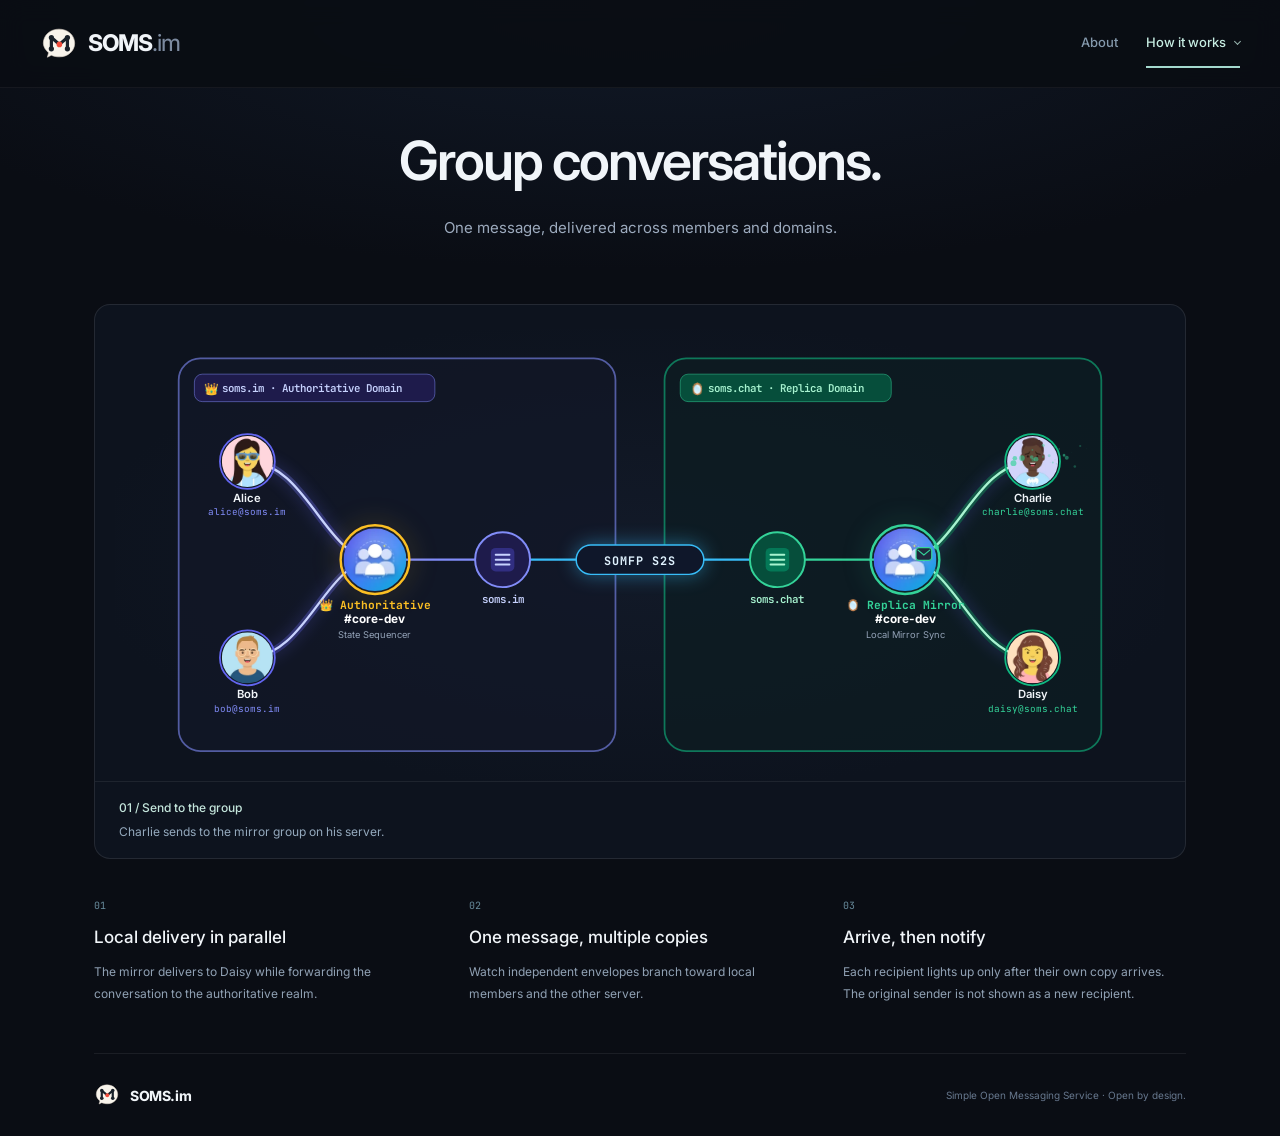
<file: how-it-works/groups/index.html>
<!doctype html><html lang="en"><head><meta charset="UTF-8"><meta name="viewport" content="width=device-width, initial-scale=1"><title>Federated Group Messaging | SOMS</title><meta name="description" content="Explore how SOMS distributes group messages to local members and remote mirrors with parallel forwarding and message replication."><link rel="canonical" href="https://soms.im/how-it-works/groups/"><link rel="icon" type="image/svg+xml" href="/assets/logo.svg"><meta name="theme-color" content="#0a0d14"><meta property="og:title" content="Federated Group Messaging | SOMS"><meta property="og:description" content="Explore how SOMS distributes group messages to local members and remote mirrors with parallel forwarding and message replication."><meta property="og:image" content="https://soms.im/assets/social-preview.png"><meta name="twitter:card" content="summary_large_image"><link rel="preconnect" href="https://fonts.googleapis.com"><link rel="preconnect" href="https://fonts.gstatic.com" crossorigin><link href="https://fonts.googleapis.com/css2?family=Inter:wght@400;500;600;700;800&family=JetBrains+Mono:wght@400;500;600&display=swap" rel="stylesheet"><link rel="stylesheet" href="/assets/site.css?v=seo-cleanup-1"><link rel="stylesheet" href="/assets/detail.css?v=seo-cleanup-1"><script src="/assets/site.js?v=seo-cleanup-1" defer></script><script src="/assets/detail.js?v=seo-cleanup-1" defer></script><script type="application/ld+json">{"@context":"https://schema.org","@graph":[{"@type":"BreadcrumbList","itemListElement":[{"@type":"ListItem","position":1,"name":"Home","item":"https://soms.im/"},{"@type":"ListItem","position":2,"name":"Federated Group Messaging","item":"https://soms.im/how-it-works/groups/"}]},{"@type":"TechArticle","headline":"Federated Group Messaging | SOMS","description":"Explore how SOMS distributes group messages to local members and remote mirrors with parallel forwarding and message replication.","url":"https://soms.im/how-it-works/groups/", "author":{"@type":"Organization","name":"SOMS Project"}}]}</script><meta property="og:type" content="website"><meta property="og:url" content="https://soms.im/how-it-works/groups/"><meta property="og:site_name" content="SOMS"><meta property="og:image:alt" content="SOMS messaging client"><meta name="twitter:title" content="Federated Group Messaging | SOMS"><meta name="twitter:description" content="Explore how SOMS distributes group messages to local members and remote mirrors with parallel forwarding and message replication."><meta name="twitter:image" content="https://soms.im/assets/social-preview.png"></head><body data-page="protocol" data-chapter="1"><nav class="fixed-nav" aria-label="Main navigation"><a href="/" class="brand-group" aria-label="SOMS home"><img src="/assets/logo.svg" width="38" height="38" alt="SOMS logo"><span>SOMS<span class="brand-domain">.im</span></span></a><div class="tech-nav" aria-label="Main navigation links"><a href="/about/" class="nav-link-main">About</a><div class="nav-dropdown"><a href="/how-it-works/groups/" class="nav-link-main nav-dropdown-trigger is-active" aria-haspopup="true"><span>How it works</span><span class="dropdown-arrow" aria-hidden="true"></span></a><div class="nav-dropdown-menu" role="menu"><a href="/how-it-works/messaging/" class="dropdown-item" role="menuitem"><div class="dropdown-item-title">Direct Messaging</div><div class="dropdown-item-desc">Peer resolution &amp; direct delivery</div></a><a href="/how-it-works/groups/" class="dropdown-item" role="menuitem" aria-current="page"><div class="dropdown-item-title">Group Federation</div><div class="dropdown-item-desc">Decentralized rosters &amp; fanout</div></a><a href="/how-it-works/sync/" class="dropdown-item" role="menuitem"><div class="dropdown-item-title">Push &amp; Pull Sync</div><div class="dropdown-item-desc">Zero-loss catch-up for offline nodes</div></a><a href="/how-it-works/security/" class="dropdown-item" role="menuitem"><div class="dropdown-item-title">S2S Security</div><div class="dropdown-item-desc">HTTPS transport &amp; Ed25519 signatures</div></a></div></div></div></nav><main class="page-wrapper"><header class="hero-section detail-hero"><h1 class="hero-title">Group conversations.</h1><p class="hero-description">One message, delivered across members and domains.</p></header><section class="detail-explainer" aria-label="Interactive messaging explainer"><div id="chapter-panel"><div id="slidesWrapper"><div id="carouselContainer"><div class="slide" id="slide2">
              <!-- Stage 2 SVG -->
              <div class="stage-svg-wrap" id="stage2Wrap">
                <svg id="svgAct2" viewBox="0 0 1000 460" preserveAspectRatio="xMidYMid meet"><defs><linearGradient id="conduitS2SGlow" x1="0%" y1="50%" x2="100%" y2="50%">
                      <stop offset="0%" stop-color="#6366f1"/>
                      <stop offset="50%" stop-color="#38bdf8"/>
                      <stop offset="100%" stop-color="#10b981"/>
                    </linearGradient><linearGradient id="gradIndigo" x1="0%" y1="0%" x2="100%" y2="100%">
                      <stop offset="0%" stop-color="#818cf8"/>
                      <stop offset="100%" stop-color="#4f46e5"/>
                    </linearGradient><linearGradient id="gradEmerald" x1="0%" y1="0%" x2="100%" y2="100%">
                      <stop offset="0%" stop-color="#34d399"/>
                      <stop offset="100%" stop-color="#059669"/>
                    </linearGradient></defs>
                  <defs>
                    <linearGradient id="gradGold" x1="0%" y1="0%" x2="100%" y2="100%">
                      <stop offset="0%" stop-color="#fbbf24"/>
                      <stop offset="100%" stop-color="#d97706"/>
                    </linearGradient>

                    <!-- Clip Paths for Slide 2 -->
                    <clipPath id="clipAlice2"><circle cx="100" cy="135" r="26" /></clipPath>
                    <clipPath id="clipBob2"><circle cx="100" cy="335" r="26" /></clipPath>
                    <clipPath id="clipAuthGroup"><circle cx="230" cy="235" r="32" /></clipPath>
                    <clipPath id="clipReplicaGroup"><circle cx="770" cy="235" r="32" /></clipPath>
                    <clipPath id="clipCharlie2"><circle cx="900" cy="135" r="26" /></clipPath>
                    <clipPath id="clipDaisy2"><circle cx="900" cy="335" r="26" /></clipPath>
                  </defs>

                  <!-- Realm 1: Authoritative Realm -->
                  <g class="realm-box">
                    <rect x="30" y="30" width="445" height="400" rx="22" fill="#121727" fill-opacity="0.75" stroke="#818cf8" stroke-width="1.8" stroke-opacity="0.6"/>
                    <rect x="46" y="46" width="245" height="28" rx="8" fill="#1e1b4b" stroke="#818cf8" stroke-width="1" stroke-opacity="0.5"/>
                    <text x="56" y="65" font-size="12">👑</text>
                    <text x="74" y="64" fill="#c7d2fe" font-size="11" font-family="'JetBrains Mono', monospace" font-weight="600">soms.im · Authoritative Domain</text>
                  </g>

                  <!-- Realm 2: Replica Realm -->
                  <g class="realm-box">
                    <rect x="525" y="30" width="445" height="400" rx="22" fill="#0c1d22" fill-opacity="0.75" stroke="#10b981" stroke-width="1.8" stroke-opacity="0.6"/>
                    <rect x="541" y="46" width="215" height="28" rx="8" fill="#064e3b" stroke="#34d399" stroke-width="1" stroke-opacity="0.5"/>
                    <text x="551" y="65" font-size="12">🪞</text>
                    <text x="569" y="64" fill="#a7f3d0" font-size="11" font-family="'JetBrains Mono', monospace" font-weight="600">soms.chat · Replica Domain</text>
                  </g>

                  <!-- SOLID CONDUITS (Full Solid Lines) -->
                  <!-- Alice & Bob to Authoritative Group -->
                  <path id="pathAliceToAuth" d="M 100 135 C 160 135, 180 235, 230 235" class="solid-conduit-glow" stroke="url(#gradIndigo)"/>
                  <path d="M 100 135 C 160 135, 180 235, 230 235" class="solid-conduit-core" stroke="#c7d2fe"/>

                  <path id="pathBobToAuth" d="M 100 335 C 160 335, 180 235, 230 235" class="solid-conduit-glow" stroke="url(#gradIndigo)"/>
                  <path d="M 100 335 C 160 335, 180 235, 230 235" class="solid-conduit-core" stroke="#c7d2fe"/>

                  <!-- Authoritative Group to soms.im Server -->
                  <path id="pathAuthToHub" d="M 230 235 L 360 235" class="solid-conduit-glow" stroke="url(#gradIndigo)" stroke-width="8"/>
                  <path d="M 230 235 L 360 235" class="solid-conduit-core" stroke="#818cf8" stroke-width="2.5"/>

                  <!-- SOMFP S2S Backbone Conduit (Solid Trunk) -->
                  <path id="pathS2SBridge2" d="M 360 235 L 640 235" class="solid-conduit-glow" stroke="url(#conduitS2SGlow)" stroke-width="9"/>
                  <path d="M 360 235 L 640 235" class="solid-conduit-core" stroke="#38bdf8" stroke-width="3.2"/>

                  <!-- soms.chat Server to Replica Group -->
                  <path id="pathHubToReplica" d="M 640 235 L 770 235" class="solid-conduit-glow" stroke="url(#gradEmerald)" stroke-width="8"/>
                  <path d="M 640 235 L 770 235" class="solid-conduit-core" stroke="#34d399" stroke-width="2.5"/>

                  <!-- Replica Group to Charlie & Daisy -->
                  <path id="pathReplicaToCharlie" d="M 770 235 C 820 235, 840 135, 900 135" class="solid-conduit-glow" stroke="url(#gradEmerald)"/>
                  <path d="M 770 235 C 820 235, 840 135, 900 135" class="solid-conduit-core" stroke="#a7f3d0"/>

                  <path id="pathReplicaToDaisy" d="M 770 235 C 820 235, 840 335, 900 335" class="solid-conduit-glow" stroke="url(#gradEmerald)"/>
                  <path d="M 770 235 C 820 235, 840 335, 900 335" class="solid-conduit-core" stroke="#a7f3d0"/>

                  <!-- SOMFP S2S Badge -->
                  <g transform="translate(500, 235)">
                    <rect x="-65" y="-15" width="130" height="30" rx="15" fill="#0f172a" stroke="#38bdf8" stroke-width="1.5" filter="drop-shadow(0 0 10px rgba(56, 189, 248, 0.45))"/>
                    <text x="0" y="5" text-anchor="middle" fill="#e0f2fe" font-size="12" font-family="'JetBrains Mono', monospace" font-weight="700" letter-spacing="0.08em">SOMFP S2S</text>
                  </g>

                  <!-- soms.im Hub Server -->
                  <g transform="translate(360, 235)">
                    <circle cx="0" cy="0" r="28" fill="#1e1b4b" stroke="#818cf8" stroke-width="2"/>
                    <rect x="-12" y="-12" width="24" height="24" rx="5" fill="#312e81"/>
                    <path d="M -7 -5 L 7 -5 M -7 0 L 7 0 M -7 5 L 7 5" stroke="#c7d2fe" stroke-width="2" stroke-linecap="round"/>
                    <text x="0" y="44" text-anchor="middle" fill="#c7d2fe" font-size="11" font-family="'JetBrains Mono', monospace" font-weight="600">soms.im</text>
                  </g>

                  <!-- soms.chat Hub Server -->
                  <g transform="translate(640, 235)">
                    <circle cx="0" cy="0" r="28" fill="#064e3b" stroke="#34d399" stroke-width="2"/>
                    <rect x="-12" y="-12" width="24" height="24" rx="5" fill="#047857"/>
                    <path d="M -7 -5 L 7 -5 M -7 0 L 7 0 M -7 5 L 7 5" stroke="#a7f3d0" stroke-width="2" stroke-linecap="round"/>
                    <text x="0" y="44" text-anchor="middle" fill="#a7f3d0" font-size="11" font-family="'JetBrains Mono', monospace" font-weight="600">soms.chat</text>
                  </g>

                  <!-- AUTHORITATIVE GROUP NODE (REAL PLAYGROUND AVATAR) -->
                  <g class="user-node group-hub-node" id="nodeAuthGroup">
                    <circle id="pingAuthGroup_1" class="ping-circle-1" cx="230" cy="235" r="34" stroke="#fbbf24"/>
                    <circle id="pingAuthGroup_2" class="ping-circle-2" cx="230" cy="235" r="34" stroke="#f59e0b"/>
                    <circle cx="230" cy="235" r="35" fill="none" stroke="#fbbf24" stroke-width="2.5" filter="drop-shadow(0 0 12px rgba(251, 191, 36, 0.6))"/>
                    <image href="/assets/avatars/group-playground.webp" x="198" y="203" width="64" height="64" clip-path="url(#clipAuthGroup)"/>
                    <text x="230" y="285" text-anchor="middle" fill="#fbbf24" font-size="11.5" font-family="'JetBrains Mono', monospace" font-weight="700">👑 Authoritative</text>
                    <text x="230" y="300" text-anchor="middle" fill="#ffffff" font-size="12" font-weight="700">#core-dev</text>
                    <text x="230" y="315" text-anchor="middle" fill="#94a3b8" font-size="9.5">State Sequencer</text>
                  </g>

                  <!-- REPLICA GROUP NODE (REAL PLAYGROUND AVATAR) -->
                  <g class="user-node group-hub-node" id="nodeReplicaGroup">
                    <circle id="pingReplicaGroup_1" class="ping-circle-1" cx="770" cy="235" r="34" stroke="#34d399"/>
                    <circle id="pingReplicaGroup_2" class="ping-circle-2" cx="770" cy="235" r="34" stroke="#10b981"/>
                    <circle cx="770" cy="235" r="35" fill="none" stroke="#34d399" stroke-width="2.5" filter="drop-shadow(0 0 12px rgba(52, 211, 153, 0.6))"/>
                    <image href="/assets/avatars/group-playground.webp" x="738" y="203" width="64" height="64" clip-path="url(#clipReplicaGroup)"/>
                    <text x="770" y="285" text-anchor="middle" fill="#34d399" font-size="11.5" font-family="'JetBrains Mono', monospace" font-weight="700">🪞 Replica Mirror</text>
                    <text x="770" y="300" text-anchor="middle" fill="#ffffff" font-size="12" font-weight="700">#core-dev</text>
                    <text x="770" y="315" text-anchor="middle" fill="#94a3b8" font-size="9.5">Local Mirror Sync</text>
                  </g>

                  <!-- Users Slide 2 -->
                  <!-- Alice -->
                  <g class="user-node" id="nodeAlice2">
                    <circle id="pingAlice2_1" class="ping-circle-1" cx="100" cy="135" r="26" stroke="#818cf8"/>
                    <circle id="pingAlice2_2" class="ping-circle-2" cx="100" cy="135" r="26" stroke="#38bdf8"/>
                    <circle cx="100" cy="135" r="28" fill="none" stroke="#6366f1" stroke-width="1.8"/>
                    <image href="/assets/avatars/alice.webp" x="74" y="109" width="52" height="52" clip-path="url(#clipAlice2)"/>
                    <text x="100" y="176" text-anchor="middle" fill="#f1f5f9" font-size="11.5" font-weight="600">Alice</text>
                    <text x="100" y="190" text-anchor="middle" fill="#818cf8" font-size="9.5" font-family="'JetBrains Mono', monospace">alice@soms.im</text>
                  </g>

                  <!-- Bob -->
                  <g class="user-node" id="nodeBob2">
                    <circle id="pingBob2_1" class="ping-circle-1" cx="100" cy="335" r="26" stroke="#818cf8"/>
                    <circle id="pingBob2_2" class="ping-circle-2" cx="100" cy="335" r="26" stroke="#38bdf8"/>
                    <circle cx="100" cy="335" r="28" fill="none" stroke="#6366f1" stroke-width="1.8"/>
                    <image href="/assets/avatars/noah.webp" x="74" y="309" width="52" height="52" clip-path="url(#clipBob2)"/>
                    <text x="100" y="376" text-anchor="middle" fill="#f1f5f9" font-size="11.5" font-weight="600">Bob</text>
                    <text x="100" y="390" text-anchor="middle" fill="#818cf8" font-size="9.5" font-family="'JetBrains Mono', monospace">bob@soms.im</text>
                  </g>

                  <!-- Charlie -->
                  <g class="user-node" id="nodeCharlie2">
                    <circle id="pingCharlie2_1" class="ping-circle-1" cx="900" cy="135" r="26" stroke="#34d399"/>
                    <circle id="pingCharlie2_2" class="ping-circle-2" cx="900" cy="135" r="26" stroke="#38bdf8"/>
                    <circle cx="900" cy="135" r="28" fill="none" stroke="#10b981" stroke-width="1.8"/>
                    <image href="/assets/avatars/liam.webp" x="874" y="109" width="52" height="52" clip-path="url(#clipCharlie2)"/>
                    <text x="900" y="176" text-anchor="middle" fill="#f1f5f9" font-size="11.5" font-weight="600">Charlie</text>
                    <text x="900" y="190" text-anchor="middle" fill="#34d399" font-size="9.5" font-family="'JetBrains Mono', monospace">charlie@soms.chat</text>
                  </g>

                  <!-- Daisy (internal animation IDs retained) -->
                  <g class="user-node" id="nodeDaisy2">
                    <circle id="pingDaisy2_1" class="ping-circle-1" cx="900" cy="335" r="26" stroke="#34d399"/>
                    <circle id="pingDaisy2_2" class="ping-circle-2" cx="900" cy="335" r="26" stroke="#38bdf8"/>
                    <circle cx="900" cy="335" r="28" fill="none" stroke="#10b981" stroke-width="1.8"/>
                    <image href="/assets/avatars/maya.webp" x="874" y="309" width="52" height="52" clip-path="url(#clipDaisy2)"/>
                    <text x="900" y="376" text-anchor="middle" fill="#f1f5f9" font-size="11.5" font-weight="600">Daisy</text>
                    <text x="900" y="390" text-anchor="middle" fill="#34d399" font-size="9.5" font-family="'JetBrains Mono', monospace">daisy@soms.chat</text>
                  </g>

                  <!-- Native SVG Dynamic Particle Trail Pool (Slide 2) -->
                  <g id="particleContainer2"></g>

                  <!-- Native SVG Message Sender Toast Badge (Slide 2) -->
                  <g id="svgToast2" class="svg-sender-badge" transform="translate(100, 82)" opacity="0">
                    <rect id="toast2Bg" x="-62" y="-14" width="124" height="28" rx="14" fill="#0f172a" fill-opacity="0.95" stroke="#34d399" stroke-width="1.3" filter="drop-shadow(0 0 10px rgba(52, 211, 153, 0.45))"/>
                    <g id="toast2Icon" transform="translate(-50, -7)">
                      <rect x="0" y="0" width="16" height="13" rx="3" fill="#1e293b" stroke="#34d399" stroke-width="1.2"/>
                      <path d="M 2 2.5 L 8 7.5 L 14 2.5" fill="none" stroke="#34d399" stroke-width="1.2" stroke-linecap="round"/>
                    </g>
                    <text id="toast2Text" x="-26" y="4.5" fill="#a7f3d0" font-size="11.5" font-family="'JetBrains Mono', monospace" font-weight="600">to #core-dev</text>
                  </g>

                  <!-- FLYING ENVELOPE SLIDE 2 (Pure Vector Core) -->
                  <g id="flyingComet2" class="flying-envelope-node" opacity="0">
                    <rect x="-8" y="-7" width="16" height="13" rx="3" fill="#1e293b" stroke="#34d399" stroke-width="1.2"/>
                    <path d="M -6 -4.5 L 0 0.5 L 6 -4.5" fill="none" stroke="#34d399" stroke-width="1.2" stroke-linecap="round"/>
                  </g>
                </svg>
              </div>
            </div></div></div></div><div class="detail-transport"><p id="chapter-status" role="status" aria-live="polite">Charlie sends from the mirror. Alice then sends from the authoritative group.</p></div></section><section id="chapter-notes" class="detail-notes" aria-label="Chapter explanation"><article><span>01</span><h2>Local delivery in parallel</h2><p>The mirror delivers to Daisy while forwarding the conversation to the authoritative realm.</p></article><article><span>02</span><h2>One message, multiple copies</h2><p>Watch independent envelopes branch toward local members and the other server.</p></article><article><span>03</span><h2>Arrive, then notify</h2><p>Each recipient lights up only after their own copy arrives. The original sender is not shown as a new recipient.</p></article></section></main><footer><a class="brand-group" href="/"><img src="/assets/logo.svg" alt="" width="26" height="26">SOMS.im</a><span>Simple Open Messaging Service · Open by design.</span></footer></body></html>
</file>
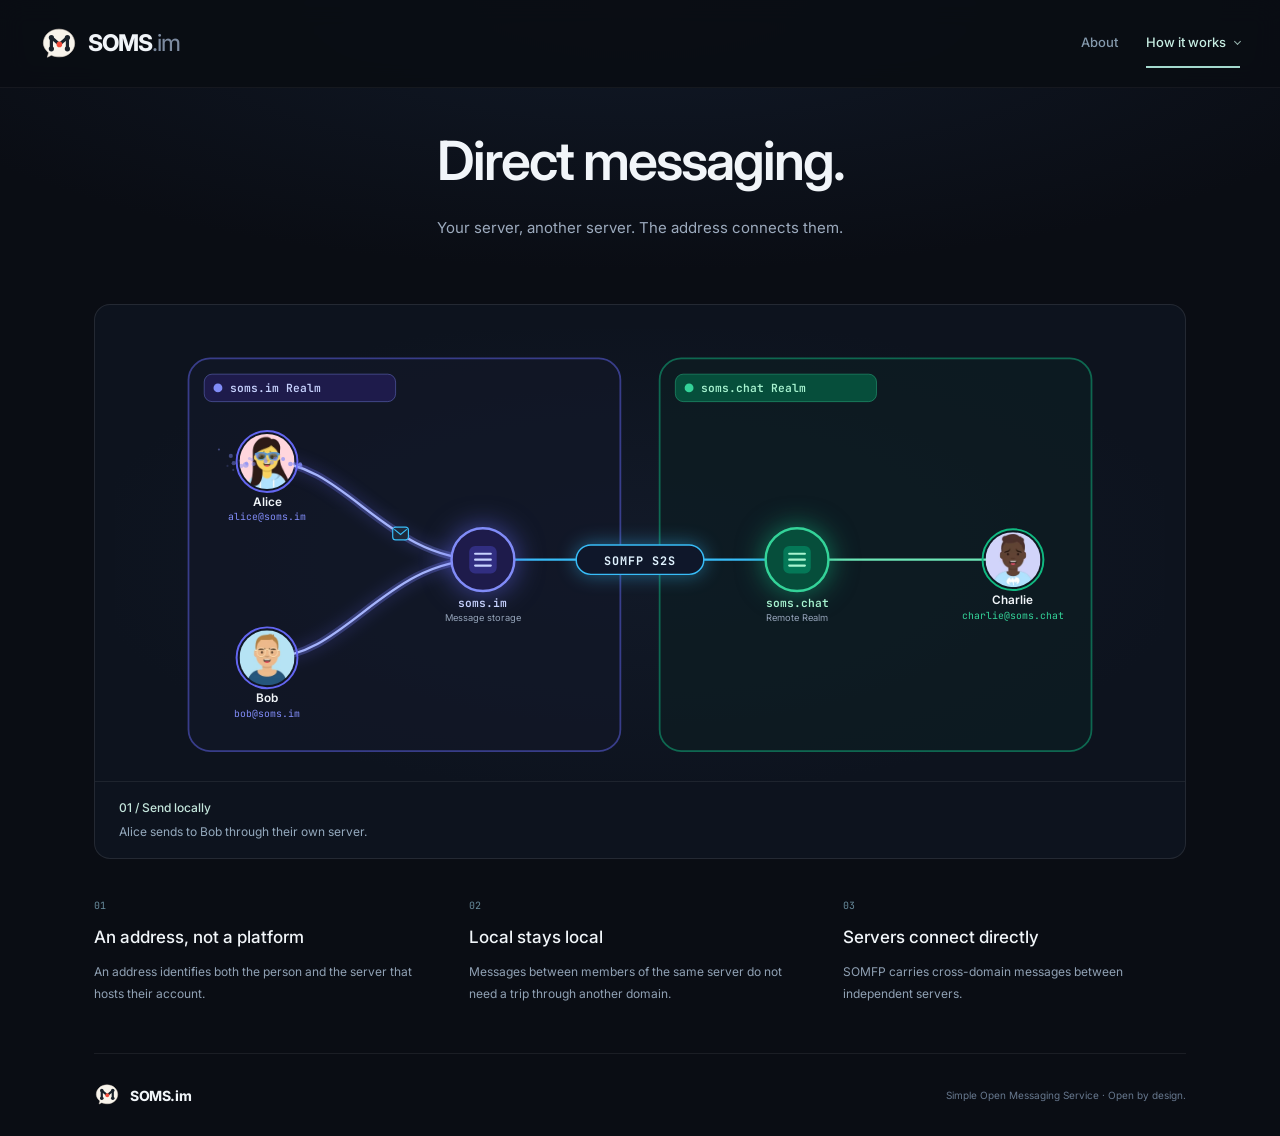
<file: how-it-works/messaging/index.html>
<!doctype html><html lang="en"><head><meta charset="UTF-8"><meta name="viewport" content="width=device-width, initial-scale=1"><title>Direct Messaging &amp; Federation | SOMS</title><meta name="description" content="See how SOMS delivers direct messages locally and across independent servers using email-like addresses and the SOMFP federation protocol."><link rel="canonical" href="https://soms.im/how-it-works/messaging/"><link rel="icon" type="image/svg+xml" href="/assets/logo.svg"><meta name="theme-color" content="#0a0d14"><meta property="og:title" content="Direct Messaging &amp; Federation | SOMS"><meta property="og:description" content="See how SOMS delivers direct messages locally and across independent servers using email-like addresses and the SOMFP federation protocol."><meta property="og:image" content="https://soms.im/assets/social-preview.png"><meta name="twitter:card" content="summary_large_image"><link rel="preconnect" href="https://fonts.googleapis.com"><link rel="preconnect" href="https://fonts.gstatic.com" crossorigin><link href="https://fonts.googleapis.com/css2?family=Inter:wght@400;500;600;700;800&family=JetBrains+Mono:wght@400;500;600&display=swap" rel="stylesheet"><link rel="stylesheet" href="/assets/site.css?v=seo-cleanup-1"><link rel="stylesheet" href="/assets/detail.css?v=seo-cleanup-1"><script src="/assets/site.js?v=seo-cleanup-1" defer></script><script src="/assets/detail.js?v=seo-cleanup-1" defer></script><script type="application/ld+json">{"@context":"https://schema.org","@graph":[{"@type":"BreadcrumbList","itemListElement":[{"@type":"ListItem","position":1,"name":"Home","item":"https://soms.im/"},{"@type":"ListItem","position":2,"name":"Direct Messaging & Federation","item":"https://soms.im/how-it-works/messaging/"}]},{"@type":"TechArticle","headline":"Direct Messaging & Federation | SOMS","description":"See how SOMS delivers direct messages locally and across independent servers using email-like addresses and the SOMFP federation protocol.","url":"https://soms.im/how-it-works/messaging/","author":{"@type":"Organization","name":"SOMS Project"}}]}</script><meta property="og:type" content="website"><meta property="og:url" content="https://soms.im/how-it-works/messaging/"><meta property="og:site_name" content="SOMS"><meta property="og:image:alt" content="SOMS messaging client"><meta name="twitter:title" content="Direct Messaging &amp; Federation | SOMS"><meta name="twitter:description" content="See how SOMS delivers direct messages locally and across independent servers using email-like addresses and the SOMFP federation protocol."><meta name="twitter:image" content="https://soms.im/assets/social-preview.png"></head><body data-page="protocol" data-chapter="0"><nav class="fixed-nav" aria-label="Main navigation"><a href="/" class="brand-group" aria-label="SOMS home"><img src="/assets/logo.svg" width="38" height="38" alt="SOMS logo"><span>SOMS<span class="brand-domain">.im</span></span></a><div class="tech-nav" aria-label="Main navigation links"><a href="/about/" class="nav-link-main">About</a><div class="nav-dropdown"><a href="/how-it-works/messaging/" class="nav-link-main nav-dropdown-trigger is-active" aria-haspopup="true"><span>How it works</span><span class="dropdown-arrow" aria-hidden="true"></span></a><div class="nav-dropdown-menu" role="menu"><a href="/how-it-works/messaging/" class="dropdown-item" role="menuitem" aria-current="page"><div class="dropdown-item-title">Direct Messaging</div><div class="dropdown-item-desc">Peer resolution &amp; direct delivery</div></a><a href="/how-it-works/groups/" class="dropdown-item" role="menuitem"><div class="dropdown-item-title">Group Federation</div><div class="dropdown-item-desc">Decentralized rosters &amp; fanout</div></a><a href="/how-it-works/sync/" class="dropdown-item" role="menuitem"><div class="dropdown-item-title">Push &amp; Pull Sync</div><div class="dropdown-item-desc">Zero-loss catch-up for offline nodes</div></a><a href="/how-it-works/security/" class="dropdown-item" role="menuitem"><div class="dropdown-item-title">S2S Security</div><div class="dropdown-item-desc">HTTPS transport &amp; Ed25519 signatures</div></a></div></div></div></nav><main class="page-wrapper"><header class="hero-section detail-hero"><h1 class="hero-title">Direct messaging.</h1><p class="hero-description">Your server, another server. The address connects them.</p></header><section class="detail-explainer" aria-label="Interactive messaging explainer"><div id="chapter-panel"><div id="slidesWrapper"><div id="carouselContainer"><div class="slide" id="slide1">
              <!-- Stage 1 SVG -->
              <div class="stage-svg-wrap" id="stage1Wrap">
                <svg id="svgAct1" viewBox="0 0 1000 460" preserveAspectRatio="xMidYMid meet">
                  <defs>
                    <linearGradient id="gradIndigo" x1="0%" y1="0%" x2="100%" y2="100%">
                      <stop offset="0%" stop-color="#818cf8"/>
                      <stop offset="100%" stop-color="#4f46e5"/>
                    </linearGradient>
                    <linearGradient id="gradCyan" x1="0%" y1="0%" x2="100%" y2="100%">
                      <stop offset="0%" stop-color="#38bdf8"/>
                      <stop offset="100%" stop-color="#0284c7"/>
                    </linearGradient>
                    <linearGradient id="gradEmerald" x1="0%" y1="0%" x2="100%" y2="100%">
                      <stop offset="0%" stop-color="#34d399"/>
                      <stop offset="100%" stop-color="#059669"/>
                    </linearGradient>

                    <!-- Solid Conduits Gradients (No dashes) -->
                    <linearGradient id="conduitIntGlow" x1="0%" y1="0%" x2="100%" y2="100%">
                      <stop offset="0%" stop-color="#6366f1"/>
                      <stop offset="100%" stop-color="#818cf8"/>
                    </linearGradient>
                    <linearGradient id="conduitS2SGlow" x1="0%" y1="50%" x2="100%" y2="50%">
                      <stop offset="0%" stop-color="#6366f1"/>
                      <stop offset="50%" stop-color="#38bdf8"/>
                      <stop offset="100%" stop-color="#10b981"/>
                    </linearGradient>

                    <!-- Clip Paths for Avatars -->
                    <clipPath id="clipAlice1"><circle cx="120" cy="135" r="28" /></clipPath>
                    <clipPath id="clipBob1"><circle cx="120" cy="335" r="28" /></clipPath>
                    <clipPath id="clipCharlie1"><circle cx="880" cy="235" r="28" /></clipPath>
                  </defs>

                  <!-- Realm 1: soms.im -->
                  <g class="realm-box">
                    <rect x="40" y="30" width="440" height="400" rx="22" fill="#121727" fill-opacity="0.75" stroke="#6366f1" stroke-width="1.8" stroke-opacity="0.5"/>
                    <rect x="56" y="46" width="195" height="28" rx="8" fill="#1e1b4b" stroke="#818cf8" stroke-width="1" stroke-opacity="0.4"/>
                    <circle cx="70" cy="60" r="4.5" fill="#818cf8"/>
                    <text x="82" y="64" fill="#c7d2fe" font-size="11.5" font-family="'JetBrains Mono', monospace" font-weight="600">soms.im Realm</text>
                  </g>

                  <!-- Realm 2: soms.chat -->
                  <g class="realm-box">
                    <rect x="520" y="30" width="440" height="400" rx="22" fill="#0c1d22" fill-opacity="0.75" stroke="#10b981" stroke-width="1.8" stroke-opacity="0.5"/>
                    <rect x="536" y="46" width="205" height="28" rx="8" fill="#064e3b" stroke="#34d399" stroke-width="1" stroke-opacity="0.4"/>
                    <circle cx="550" cy="60" r="4.5" fill="#34d399"/>
                    <text x="562" y="64" fill="#a7f3d0" font-size="11.5" font-family="'JetBrains Mono', monospace" font-weight="600">soms.chat Realm</text>
                  </g>

                  <!-- SOLID CONDUITS (Full Solid Lines) -->
                  <!-- Internal Conduits in soms.im -->
                  <path id="pathAliceToHub1" d="M 120 135 C 200 135, 240 235, 340 235" class="solid-conduit-glow" stroke="url(#conduitIntGlow)"/>
                  <path d="M 120 135 C 200 135, 240 235, 340 235" class="solid-conduit-core" stroke="#a5b4fc"/>

                  <path id="pathBobToHub1" d="M 120 335 C 200 335, 240 235, 340 235" class="solid-conduit-glow" stroke="url(#conduitIntGlow)"/>
                  <path d="M 120 335 C 200 335, 240 235, 340 235" class="solid-conduit-core" stroke="#a5b4fc"/>

                  <!-- S2S Bridge Conduit (Solid Trunk) -->
                  <path id="pathS2SBridge1" d="M 340 235 L 660 235" class="solid-conduit-glow" stroke="url(#conduitS2SGlow)" stroke-width="8.5"/>
                  <path d="M 340 235 L 660 235" class="solid-conduit-core" stroke="#38bdf8" stroke-width="3"/>

                  <!-- Hub to Charlie Conduit in soms.chat -->
                  <path id="pathHubToCharlie1" d="M 660 235 L 880 235" class="solid-conduit-glow" stroke="url(#gradEmerald)"/>
                  <path d="M 660 235 L 880 235" class="solid-conduit-core" stroke="#6ee7b7"/>

                  <!-- SOMFP S2S Badge (Simplified: Clean capsule, no lightning icon) -->
                  <g transform="translate(500, 235)">
                    <rect x="-65" y="-15" width="130" height="30" rx="15" fill="#0f172a" stroke="#38bdf8" stroke-width="1.5" filter="drop-shadow(0 0 10px rgba(56, 189, 248, 0.45))"/>
                    <text x="0" y="5" text-anchor="middle" fill="#e0f2fe" font-size="12" font-family="'JetBrains Mono', monospace" font-weight="700" letter-spacing="0.08em">SOMFP S2S</text>
                  </g>

                  <!-- soms.im Server Node -->
                  <g transform="translate(340, 235)">
                    <circle cx="0" cy="0" r="32" fill="#1e1b4b" stroke="#818cf8" stroke-width="2.5" filter="drop-shadow(0 0 14px rgba(99, 102, 241, 0.6))"/>
                    <rect x="-14" y="-14" width="28" height="28" rx="6" fill="#312e81"/>
                    <path d="M -8 -6 L 8 -6 M -8 0 L 8 0 M -8 6 L 8 6" stroke="#c7d2fe" stroke-width="2.2" stroke-linecap="round"/>
                    <text x="0" y="48" text-anchor="middle" fill="#c7d2fe" font-size="11.5" font-family="'JetBrains Mono', monospace" font-weight="600">soms.im</text>
                    <text x="0" y="62" text-anchor="middle" fill="#94a3b8" font-size="9.5">Message storage</text>
                  </g>

                  <!-- soms.chat Server Node -->
                  <g transform="translate(660, 235)">
                    <circle cx="0" cy="0" r="32" fill="#064e3b" stroke="#34d399" stroke-width="2.5" filter="drop-shadow(0 0 14px rgba(16, 185, 129, 0.6))"/>
                    <rect x="-14" y="-14" width="28" height="28" rx="6" fill="#047857"/>
                    <path d="M -8 -6 L 8 -6 M -8 0 L 8 0 M -8 6 L 8 6" stroke="#a7f3d0" stroke-width="2.2" stroke-linecap="round"/>
                    <text x="0" y="48" text-anchor="middle" fill="#a7f3d0" font-size="11.5" font-family="'JetBrains Mono', monospace" font-weight="600">soms.chat</text>
                    <text x="0" y="62" text-anchor="middle" fill="#94a3b8" font-size="9.5">Remote Realm</text>
                  </g>

                  <!-- User Avatars with Dual Ping Rings & Bounce Wrapper -->
                  <!-- Alice -->
                  <g class="user-node" id="nodeAlice1">
                    <circle id="pingAlice1_1" class="ping-circle-1" cx="120" cy="135" r="28" stroke="#818cf8"/>
                    <circle id="pingAlice1_2" class="ping-circle-2" cx="120" cy="135" r="28" stroke="#38bdf8"/>
                    <circle cx="120" cy="135" r="31" fill="none" stroke="#6366f1" stroke-width="2"/>
                    <image href="/assets/avatars/alice.webp" x="92" y="107" width="56" height="56" clip-path="url(#clipAlice1)"/>
                    <text x="120" y="180" text-anchor="middle" fill="#f1f5f9" font-size="12" font-weight="600">Alice</text>
                    <text x="120" y="195" text-anchor="middle" fill="#818cf8" font-size="10" font-family="'JetBrains Mono', monospace">alice@soms.im</text>
                  </g>

                  <!-- Bob -->
                  <g class="user-node" id="nodeBob1">
                    <circle id="pingBob1_1" class="ping-circle-1" cx="120" cy="335" r="28" stroke="#818cf8"/>
                    <circle id="pingBob1_2" class="ping-circle-2" cx="120" cy="335" r="28" stroke="#38bdf8"/>
                    <circle cx="120" cy="335" r="31" fill="none" stroke="#6366f1" stroke-width="2"/>
                    <image href="/assets/avatars/noah.webp" x="92" y="307" width="56" height="56" clip-path="url(#clipBob1)"/>
                    <text x="120" y="380" text-anchor="middle" fill="#f1f5f9" font-size="12" font-weight="600">Bob</text>
                    <text x="120" y="395" text-anchor="middle" fill="#818cf8" font-size="10" font-family="'JetBrains Mono', monospace">bob@soms.im</text>
                  </g>

                  <!-- Charlie -->
                  <g class="user-node" id="nodeCharlie1">
                    <circle id="pingCharlie1_1" class="ping-circle-1" cx="880" cy="235" r="28" stroke="#34d399"/>
                    <circle id="pingCharlie1_2" class="ping-circle-2" cx="880" cy="235" r="28" stroke="#38bdf8"/>
                    <circle cx="880" cy="235" r="31" fill="none" stroke="#10b981" stroke-width="2"/>
                    <image href="/assets/avatars/liam.webp" x="852" y="207" width="56" height="56" clip-path="url(#clipCharlie1)"/>
                    <text x="880" y="280" text-anchor="middle" fill="#f1f5f9" font-size="12" font-weight="600">Charlie</text>
                    <text x="880" y="295" text-anchor="middle" fill="#34d399" font-size="10" font-family="'JetBrains Mono', monospace">charlie@soms.chat</text>
                  </g>

                  <!-- Native SVG Dynamic Particle Trail Pool (Slide 1) -->
                  <g id="particleContainer1"></g>

                  <!-- Native SVG Message Sender Toast Badge (100% Vector Responsive) -->
                  <g id="svgToast1" class="svg-sender-badge" transform="translate(120, 82)" opacity="0">
                    <rect id="toast1Bg" x="-54" y="-14" width="108" height="28" rx="14" fill="#0f172a" fill-opacity="0.95" stroke="#38bdf8" stroke-width="1.3" filter="drop-shadow(0 0 10px rgba(56, 189, 248, 0.45))"/>
                    <!-- Small Envelope Icon -->
                    <g id="toast1Icon" transform="translate(-42, -7)">
                      <rect x="0" y="0" width="16" height="13" rx="3" fill="#1e293b" stroke="#38bdf8" stroke-width="1.2"/>
                      <path d="M 2 2.5 L 8 7.5 L 14 2.5" fill="none" stroke="#38bdf8" stroke-width="1.2" stroke-linecap="round"/>
                    </g>
                    <!-- Text Target -->
                    <text id="toast1Text" x="-18" y="4.5" fill="#e0f2fe" font-size="11.5" font-family="'JetBrains Mono', monospace" font-weight="600">to bob</text>
                  </g>

                  <!-- FLYING ENVELOPE (Pure Vector Core) -->
                  <g id="flyingComet1" class="flying-envelope-node" opacity="0">
                    <rect x="-8" y="-7" width="16" height="13" rx="3" fill="#1e293b" stroke="#38bdf8" stroke-width="1.2"/>
                    <path d="M -6 -4.5 L 0 0.5 L 6 -4.5" fill="none" stroke="#38bdf8" stroke-width="1.2" stroke-linecap="round"/>
                  </g>
                </svg>
              </div>
            </div></div></div></div><div class="detail-transport"><p id="chapter-status" role="status" aria-live="polite">Alice sends locally to Bob, across domains to Charlie, then receives a reply.</p></div></section><section id="chapter-notes" class="detail-notes" aria-label="Chapter explanation"><article><span>01</span><h2>An address, not a platform</h2><p>An address identifies both the person and the server that hosts their account.</p></article><article><span>02</span><h2>Local stays local</h2><p>Messages between members of the same server do not need a trip through another domain.</p></article><article><span>03</span><h2>Servers connect directly</h2><p>SOMFP carries cross-domain messages between independent servers.</p></article></section></main><footer><a class="brand-group" href="/"><img src="/assets/logo.svg" alt="" width="26" height="26">SOMS.im</a><span>Simple Open Messaging Service · Open by design.</span></footer></body></html>
</file>
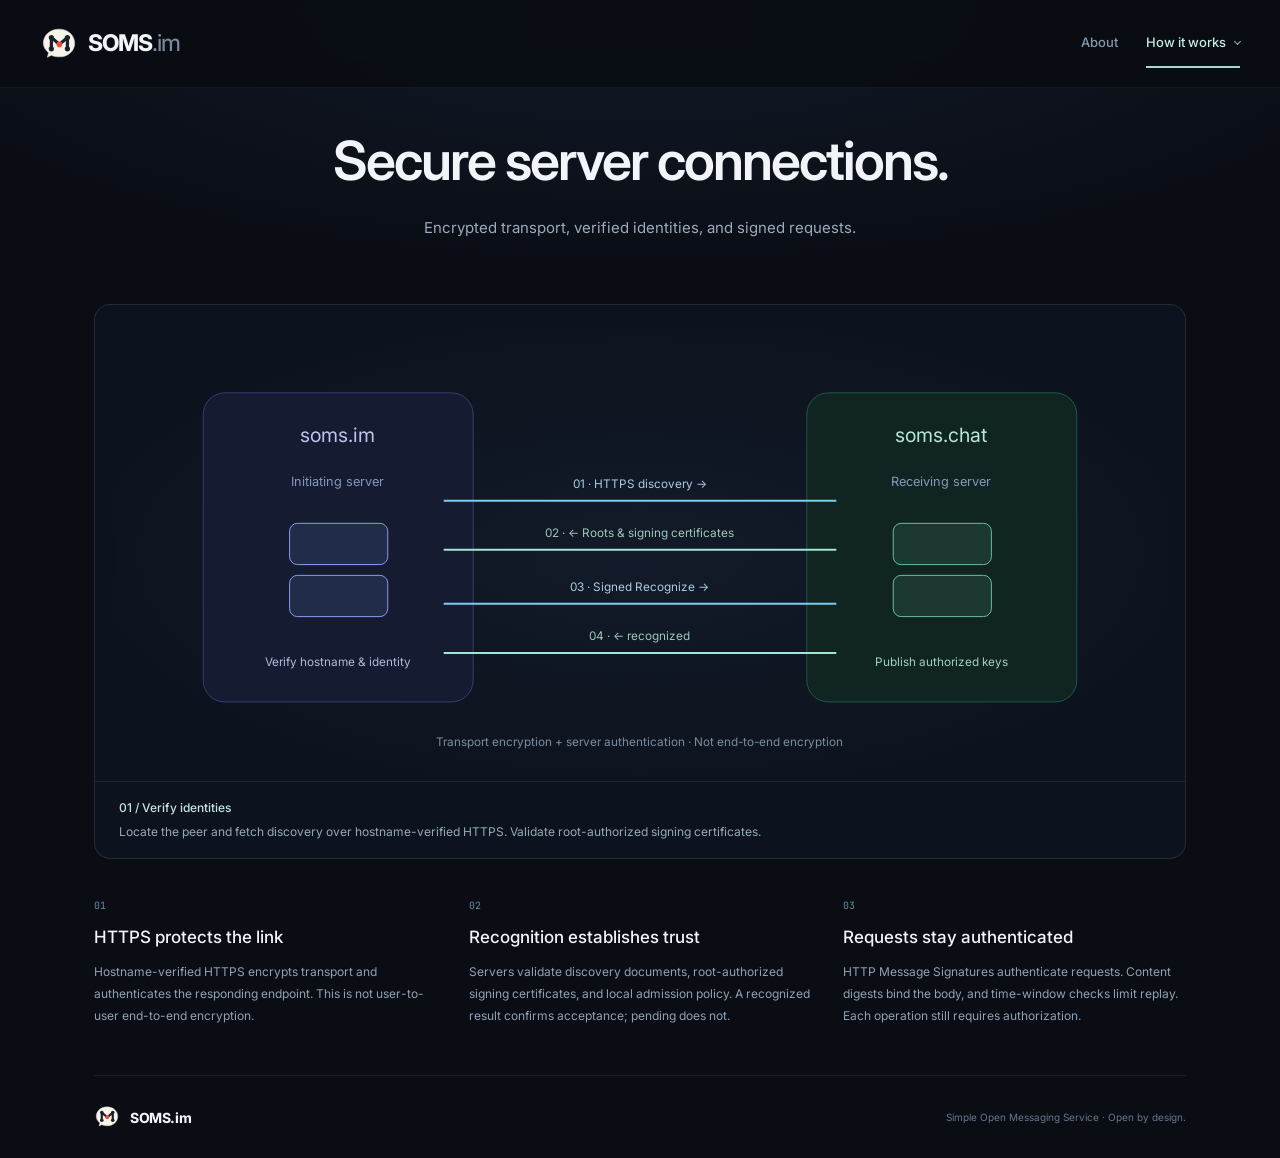
<file: how-it-works/security/index.html>
<!doctype html><html lang="en"><head><meta charset="UTF-8"><meta name="viewport" content="width=device-width, initial-scale=1"><title>S2S Encryption, Authentication &amp; Handshake | SOMS</title><meta name="description" content="Explore SOMS server-to-server security: HTTPS transport encryption, peer recognition, root-authorized signing keys, and signed requests."><link rel="canonical" href="https://soms.im/how-it-works/security/"><link rel="icon" type="image/svg+xml" href="/assets/logo.svg"><meta name="theme-color" content="#0a0d14"><meta property="og:title" content="S2S Encryption, Authentication &amp; Handshake | SOMS"><meta property="og:description" content="Explore SOMS server-to-server security: HTTPS transport encryption, peer recognition, root-authorized signing keys, and signed requests."><meta property="og:image" content="https://soms.im/assets/social-preview.png"><meta name="twitter:card" content="summary_large_image"><link rel="preconnect" href="https://fonts.googleapis.com"><link rel="preconnect" href="https://fonts.gstatic.com" crossorigin><link href="https://fonts.googleapis.com/css2?family=Inter:wght@400;500;600;700;800&family=JetBrains+Mono:wght@400;500;600&display=swap" rel="stylesheet"><link rel="stylesheet" href="/assets/site.css?v=seo-cleanup-1"><link rel="stylesheet" href="/assets/detail.css?v=seo-cleanup-1"><script src="/assets/site.js?v=seo-cleanup-1" defer></script><script src="/assets/detail.js?v=seo-cleanup-1" defer></script><script type="application/ld+json">{"@context":"https://schema.org","@graph":[{"@type":"BreadcrumbList","itemListElement":[{"@type":"ListItem","position":1,"name":"Home","item":"https://soms.im/"},{"@type":"ListItem","position":2,"name":"S2S Encryption, Authentication & Handshake","item":"https://soms.im/how-it-works/security/"}]},{"@type":"TechArticle","headline":"S2S Encryption, Authentication & Handshake | SOMS","description":"Explore SOMS server-to-server security: HTTPS transport encryption, peer recognition, root-authorized signing keys, and signed requests.","url":"https://soms.im/how-it-works/security/","author":{"@type":"Organization","name":"SOMS Project"}}]}</script><meta property="og:type" content="website"><meta property="og:url" content="https://soms.im/how-it-works/security/"><meta property="og:site_name" content="SOMS"><meta property="og:image:alt" content="SOMS messaging client"><meta name="twitter:title" content="S2S Encryption, Authentication &amp; Handshake | SOMS"><meta name="twitter:description" content="Explore SOMS server-to-server security: HTTPS transport encryption, peer recognition, root-authorized signing keys, and signed requests."><meta name="twitter:image" content="https://soms.im/assets/social-preview.png"></head><body data-page="protocol" data-chapter="3"><nav class="fixed-nav" aria-label="Main navigation"><a href="/" class="brand-group" aria-label="SOMS home"><img src="/assets/logo.svg" width="38" height="38" alt="SOMS logo"><span>SOMS<span class="brand-domain">.im</span></span></a><div class="tech-nav" aria-label="Main navigation links"><a href="/about/" class="nav-link-main">About</a><div class="nav-dropdown"><a href="/how-it-works/security/" class="nav-link-main nav-dropdown-trigger is-active" aria-haspopup="true"><span>How it works</span><span class="dropdown-arrow" aria-hidden="true"></span></a><div class="nav-dropdown-menu" role="menu"><a href="/how-it-works/messaging/" class="dropdown-item" role="menuitem"><div class="dropdown-item-title">Direct Messaging</div><div class="dropdown-item-desc">Peer resolution &amp; direct delivery</div></a><a href="/how-it-works/groups/" class="dropdown-item" role="menuitem"><div class="dropdown-item-title">Group Federation</div><div class="dropdown-item-desc">Decentralized rosters &amp; fanout</div></a><a href="/how-it-works/sync/" class="dropdown-item" role="menuitem"><div class="dropdown-item-title">Push &amp; Pull Sync</div><div class="dropdown-item-desc">Zero-loss catch-up for offline nodes</div></a><a href="/how-it-works/security/" class="dropdown-item" role="menuitem" aria-current="page"><div class="dropdown-item-title">S2S Security</div><div class="dropdown-item-desc">HTTPS transport &amp; Ed25519 signatures</div></a></div></div></div></nav><main class="page-wrapper"><header class="hero-section detail-hero"><h1 class="hero-title">Secure server connections.</h1><p class="hero-description">Encrypted transport, verified identities, and signed requests.</p></header><section class="detail-explainer" aria-label="Interactive messaging explainer"><div id="chapter-panel"><div id="slidesWrapper"><div id="carouselContainer"><div class="slide" id="slide4"><div class="stage-svg-wrap"><svg viewBox="0 0 1000 460" role="img" aria-label="HTTPS discovery, signed recognition, and authenticated server requests"><rect x="55" y="65" width="275" height="315" rx="22" fill="#151b30" stroke="#818cf855"/><rect x="670" y="65" width="275" height="315" rx="22" fill="#102521" stroke="#34d39955"/><text x="192" y="115" text-anchor="middle" fill="#bbc7ef" font-size="20">soms.im</text><text x="807" y="115" text-anchor="middle" fill="#b8e6d7" font-size="20">soms.chat</text><text x="192" y="160" text-anchor="middle" fill="#8597bb" font-size="13">Initiating server</text><text x="807" y="160" text-anchor="middle" fill="#8597bb" font-size="13">Receiving server</text><g id="securityBridge" opacity="0"><rect x="290" y="214" width="420" height="80" rx="30" fill="#72d7bc" fill-opacity=".09" stroke="#83ddc6" stroke-opacity=".6"/><path d="M 310 235 H 690 M 310 275 H 690" stroke="#8fd9cc" stroke-opacity=".35" stroke-dasharray="5 7"/><g transform="translate(500 255)"><rect x="-9" y="-4" width="18" height="14" rx="3" fill="#112820" stroke="#afe5ce"/><path d="M -5 -4 V -8 A 5 5 0 0 1 5 -8 V -4" fill="none" stroke="#afe5ce"/></g></g><g id="securityHandshakeLines"><path id="securityDiscoveryRequest" d="M 300 175 L 700 175" stroke="#7fcaf0" stroke-width="2"/><path id="securityDiscoveryResponse" d="M 300 225 L 700 225" stroke="#a2e5d5" stroke-width="2"/><path id="securityRecognizeRequest" d="M 300 280 L 700 280" stroke="#7fcaf0" stroke-width="2"/><path id="securityRecognizeResponse" d="M 300 330 L 700 330" stroke="#a2e5d5" stroke-width="2"/><text x="500" y="162" text-anchor="middle" fill="#a8cce3" font-size="12">01 · HTTPS discovery →</text><text x="500" y="212" text-anchor="middle" fill="#9dcab8" font-size="12">02 · ← Roots &amp; signing certificates</text><text x="500" y="267" text-anchor="middle" fill="#a8cce3" font-size="12">03 · Signed Recognize →</text><text x="500" y="317" text-anchor="middle" fill="#9dcab8" font-size="12">04 · ← recognized</text></g><text id="securityBridgeLabel" x="500" y="385" text-anchor="middle" fill="#bde6d7" font-size="13" opacity="0">HTTPS · Authenticated peers</text><g fill="#202c48" stroke="#8b9ef0"><rect x="143" y="198" width="100" height="42" rx="8"/><rect x="143" y="251" width="100" height="42" rx="8"/></g><g fill="#1d3831" stroke="#6abf9f"><rect x="758" y="198" width="100" height="42" rx="8"/><rect x="758" y="251" width="100" height="42" rx="8"/></g><text id="securityLeftState" x="192" y="343" text-anchor="middle" fill="#adbbdc" font-size="12">Verify hostname &amp; identity</text><text id="securityRightState" x="807" y="343" text-anchor="middle" fill="#a1d1be" font-size="12">Publish authorized keys</text><g id="securityParticles"></g><g id="securityPacket" opacity="0"><rect x="-12" y="-9" width="24" height="18" rx="4" fill="#152432" stroke="#a2e5d5"/><path d="M -10 -6 L 0 2 L 10 -6" fill="none" stroke="#a2e5d5"/></g><text x="500" y="425" text-anchor="middle" fill="#788ea4" font-size="12">Transport encryption + server authentication · Not end-to-end encryption</text></svg></div></div></div></div></div><div class="detail-transport"><p id="chapter-status" role="status" aria-live="polite">Discover the peer, establish recognition, then exchange signed requests over HTTPS.</p></div></section><section id="chapter-notes" class="detail-notes" aria-label="Chapter explanation"><article><span>01</span><h2>HTTPS protects the link</h2><p>Hostname-verified HTTPS encrypts transport and authenticates the responding endpoint. This is not user-to-user end-to-end encryption.</p></article><article><span>02</span><h2>Recognition establishes trust</h2><p>Servers validate discovery documents, root-authorized signing certificates, and local admission policy. A recognized result confirms acceptance; pending does not.</p></article><article><span>03</span><h2>Requests stay authenticated</h2><p>HTTP Message Signatures authenticate requests. Content digests bind the body, and time-window checks limit replay. Each operation still requires authorization.</p></article></section></main><footer><a class="brand-group" href="/"><img src="/assets/logo.svg" alt="" width="26" height="26">SOMS.im</a><span>Simple Open Messaging Service · Open by design.</span></footer></body></html>
</file>
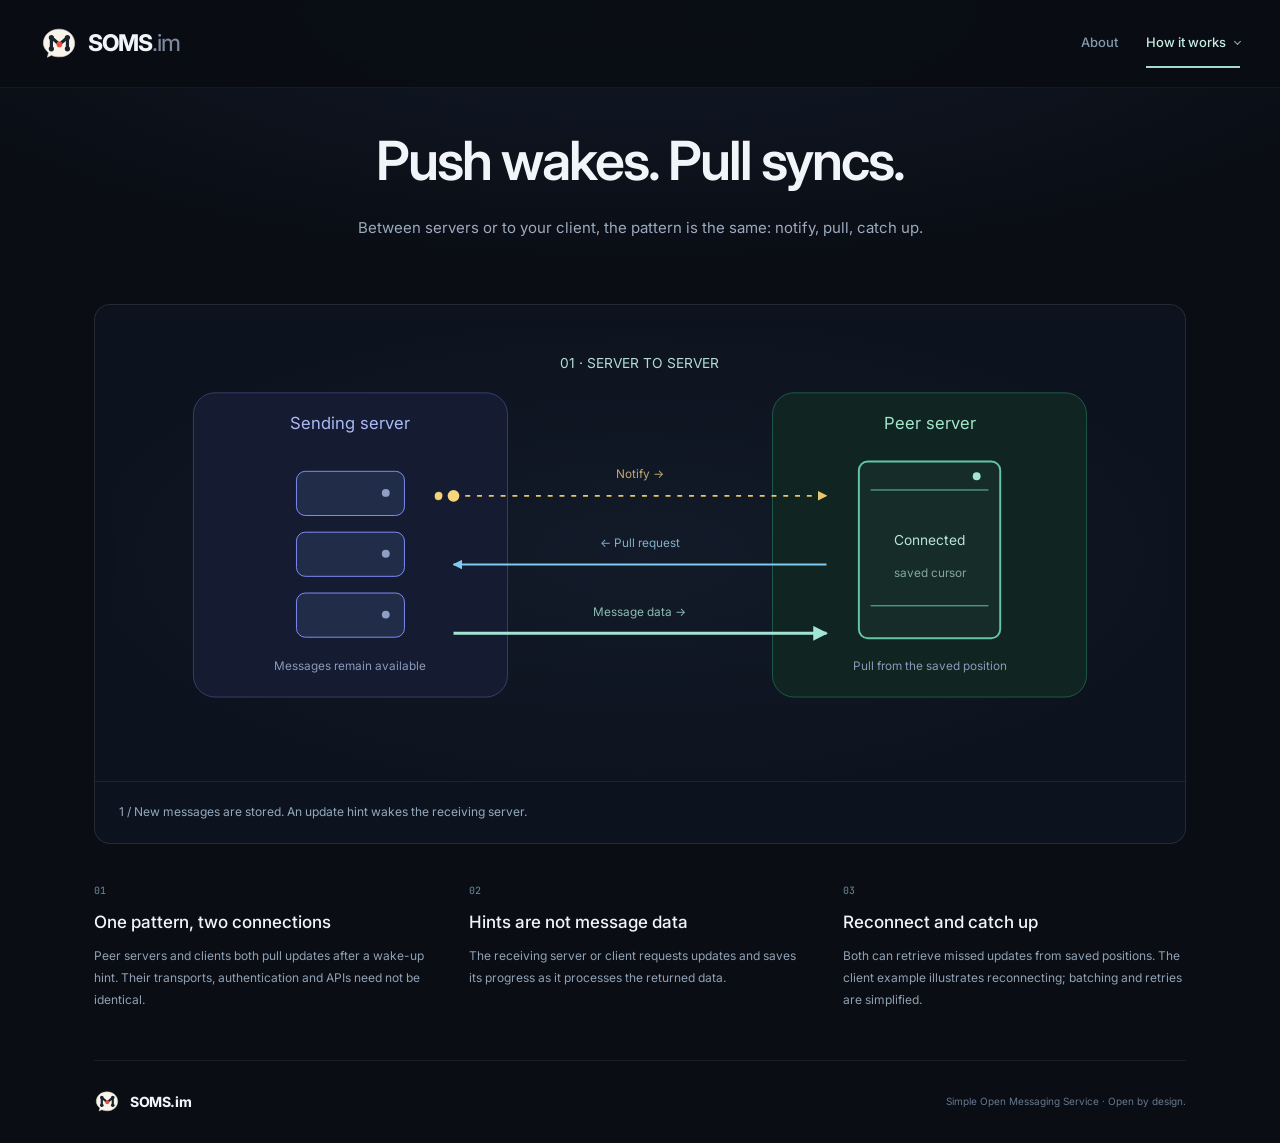
<file: how-it-works/sync/index.html>
<!doctype html><html lang="en"><head><meta charset="UTF-8"><meta name="viewport" content="width=device-width, initial-scale=1"><title>Push-Triggered Pull Synchronization | SOMS</title><meta name="description" content="Learn how SOMS servers and clients use update hints, pull requests, and saved positions to synchronize messages and catch up after reconnecting."><link rel="canonical" href="https://soms.im/how-it-works/sync/"><link rel="icon" type="image/svg+xml" href="/assets/logo.svg"><meta name="theme-color" content="#0a0d14"><meta property="og:title" content="Push-Triggered Pull Synchronization | SOMS"><meta property="og:description" content="Learn how SOMS servers and clients use update hints, pull requests, and saved positions to synchronize messages and catch up after reconnecting."><meta property="og:image" content="https://soms.im/assets/social-preview.png"><meta name="twitter:card" content="summary_large_image"><link rel="preconnect" href="https://fonts.googleapis.com"><link rel="preconnect" href="https://fonts.gstatic.com" crossorigin><link href="https://fonts.googleapis.com/css2?family=Inter:wght@400;500;600;700;800&family=JetBrains+Mono:wght@400;500;600&display=swap" rel="stylesheet"><link rel="stylesheet" href="/assets/site.css?v=seo-cleanup-1"><link rel="stylesheet" href="/assets/detail.css?v=seo-cleanup-1"><script src="/assets/site.js?v=seo-cleanup-1" defer></script><script src="/assets/detail.js?v=seo-cleanup-1" defer></script><script type="application/ld+json">{"@context":"https://schema.org","@graph":[{"@type":"BreadcrumbList","itemListElement":[{"@type":"ListItem","position":1,"name":"Home","item":"https://soms.im/"},{"@type":"ListItem","position":2,"name":"Push-Triggered Pull Synchronization","item":"https://soms.im/how-it-works/sync/"}]},{"@type":"TechArticle","headline":"Push-Triggered Pull Synchronization | SOMS","description":"Learn how SOMS servers and clients use update hints, pull requests, and saved positions to synchronize messages and catch up after reconnecting.","url":"https://soms.im/how-it-works/sync/","author":{"@type":"Organization","name":"SOMS Project"}}]}</script><meta property="og:type" content="website"><meta property="og:url" content="https://soms.im/how-it-works/sync/"><meta property="og:site_name" content="SOMS"><meta property="og:image:alt" content="SOMS messaging client"><meta name="twitter:title" content="Push-Triggered Pull Synchronization | SOMS"><meta name="twitter:description" content="Learn how SOMS servers and clients use update hints, pull requests, and saved positions to synchronize messages and catch up after reconnecting."><meta name="twitter:image" content="https://soms.im/assets/social-preview.png"></head><body data-page="protocol" data-chapter="2"><nav class="fixed-nav" aria-label="Main navigation"><a href="/" class="brand-group" aria-label="SOMS home"><img src="/assets/logo.svg" width="38" height="38" alt="SOMS logo"><span>SOMS<span class="brand-domain">.im</span></span></a><div class="tech-nav" aria-label="Main navigation links"><a href="/about/" class="nav-link-main">About</a><div class="nav-dropdown"><a href="/how-it-works/sync/" class="nav-link-main nav-dropdown-trigger is-active" aria-haspopup="true"><span>How it works</span><span class="dropdown-arrow" aria-hidden="true"></span></a><div class="nav-dropdown-menu" role="menu"><a href="/how-it-works/messaging/" class="dropdown-item" role="menuitem"><div class="dropdown-item-title">Direct Messaging</div><div class="dropdown-item-desc">Peer resolution &amp; direct delivery</div></a><a href="/how-it-works/groups/" class="dropdown-item" role="menuitem"><div class="dropdown-item-title">Group Federation</div><div class="dropdown-item-desc">Decentralized rosters &amp; fanout</div></a><a href="/how-it-works/sync/" class="dropdown-item" role="menuitem" aria-current="page"><div class="dropdown-item-title">Push &amp; Pull Sync</div><div class="dropdown-item-desc">Zero-loss catch-up for offline nodes</div></a><a href="/how-it-works/security/" class="dropdown-item" role="menuitem"><div class="dropdown-item-title">S2S Security</div><div class="dropdown-item-desc">HTTPS transport &amp; Ed25519 signatures</div></a></div></div></div></nav><main class="page-wrapper"><header class="hero-section detail-hero"><h1 class="hero-title">Push wakes. Pull syncs.</h1><p class="hero-description">Between servers or to your client, the pattern is the same: notify, pull, catch up.</p></header><section class="detail-explainer" aria-label="Interactive messaging explainer"><div id="chapter-panel"><div id="slidesWrapper"><div id="carouselContainer"><div class="slide" id="slide3"><div class="stage-svg-wrap"><svg viewBox="0 0 1000 460" role="img" aria-label="Servers and clients both receive update hints and pull message data from saved positions"><defs><marker id="syncArrowHint" viewBox="0 0 10 10" refX="9" refY="5" markerWidth="5" markerHeight="5" orient="auto"><path d="M 0 0 L 10 5 L 0 10 Z" fill="#e8c66b"/></marker><marker id="syncArrowPull" viewBox="0 0 10 10" refX="9" refY="5" markerWidth="5" markerHeight="5" orient="auto-start-reverse"><path d="M 0 0 L 10 5 L 0 10 Z" fill="#7fcaf0"/></marker><marker id="syncArrowData" viewBox="0 0 10 10" refX="9" refY="5" markerWidth="5" markerHeight="5" orient="auto"><path d="M 0 0 L 10 5 L 0 10 Z" fill="#a2e5d5"/></marker></defs><rect x="45" y="65" width="320" height="310" rx="22" fill="#151b30" stroke="#818cf855"/><rect x="635" y="65" width="320" height="310" rx="22" fill="#102521" stroke="#34d39955"/><text x="205" y="102" text-anchor="middle" fill="#abbaf6" font-size="17">Sending server</text><text id="syncReceiverTitle" x="795" y="102" text-anchor="middle" fill="#a2e7cb" font-size="17">Peer server / Client</text><text id="syncMode" x="500" y="40" text-anchor="middle" fill="#b4dcd3" font-size="14">S2S + SERVER TO CLIENT · ONE SYNC PATTERN</text><path id="syncHintPath" d="M 310 170 L 690 170" stroke="#e8c66b" stroke-width="2" stroke-dasharray="5 7" marker-end="url(#syncArrowHint)"/><path id="syncPullPath" d="M 310 240 L 690 240" stroke="#7fcaf0" stroke-width="2" marker-start="url(#syncArrowPull)"/><path id="syncDataPath" d="M 310 310 L 690 310" stroke="#a2e5d5" stroke-width="3" marker-end="url(#syncArrowData)"/><text x="500" y="152" text-anchor="middle" fill="#bfa971" font-size="12">Notify →</text><text x="500" y="222" text-anchor="middle" fill="#81afc7" font-size="12">← Pull request</text><text x="500" y="292" text-anchor="middle" fill="#8cbdae" font-size="12">Message data →</text><g transform="translate(150 145)" fill="#8f9ec4"><rect width="110" height="45" rx="9" fill="#202c48" stroke="#818cf8"/><rect y="62" width="110" height="45" rx="9" fill="#202c48" stroke="#818cf8"/><rect y="124" width="110" height="45" rx="9" fill="#202c48" stroke="#818cf8"/><circle cx="91" cy="22" r="4"/><circle cx="91" cy="84" r="4"/><circle cx="91" cy="146" r="4"/></g><g id="syncClientIcon"><rect x="744" y="135" width="102" height="180" rx="17" fill="#162c29" stroke="#65c5a3" stroke-width="2"/><path d="M 775 151 H 815" stroke="#65c5a3" stroke-width="3" stroke-linecap="round"/></g><g id="syncServerIcon" display="none"><rect x="723" y="135" width="144" height="180" rx="9" fill="#162c29" stroke="#65c5a3" stroke-width="2"/><path d="M 735 164 H 855 M 735 282 H 855" stroke="#65c5a3"/><circle cx="843" cy="150" r="4" fill="#a2e5d5"/></g><text id="syncClientState" x="795" y="220" fill="#b8e5d7" text-anchor="middle" font-size="14">Ready to sync</text><text id="syncCursor" x="795" y="253" fill="#84a79b" text-anchor="middle" font-size="12">saved cursor</text><g id="syncParticles"></g><g id="syncPacket" opacity="0"><rect x="-12" y="-9" width="24" height="18" rx="4" fill="#152432" stroke="#a2e5d5"/><path d="M -10 -6 L 0 2 L 10 -6" fill="none" stroke="#a2e5d5"/></g><circle id="syncHint" r="6" fill="#f5d67b" opacity="0"/><text x="205" y="347" text-anchor="middle" fill="#899aba" font-size="12">Messages remain available</text><text x="795" y="347" text-anchor="middle" fill="#899aba" font-size="12">Pull from the saved position</text></svg></div></div></div></div></div><div class="detail-transport"><p id="chapter-status" role="status" aria-live="polite">Servers and clients share a sync pattern: notify, pull, catch up.</p></div></section><section id="chapter-notes" class="detail-notes" aria-label="Chapter explanation"><article><span>01</span><h2>One pattern, two connections</h2><p>Peer servers and clients both pull updates after a wake-up hint. Their transports, authentication and APIs need not be identical.</p></article><article><span>02</span><h2>Hints are not message data</h2><p>The receiving server or client requests updates and saves its progress as it processes the returned data.</p></article><article><span>03</span><h2>Reconnect and catch up</h2><p>Both can retrieve missed updates from saved positions. The client example illustrates reconnecting; batching and retries are simplified.</p></article></section></main><footer><a class="brand-group" href="/"><img src="/assets/logo.svg" alt="" width="26" height="26">SOMS.im</a><span>Simple Open Messaging Service · Open by design.</span></footer></body></html>
</file>
<file: assets/site.css>
/* CSS Reset & Base Variables */
    *, *::before, *::after {
      box-sizing: border-box;
      margin: 0;
      padding: 0;
    }

    :root {
      --bg-dark: #0a0d14;
      --bg-card: #111622;
      --bg-surface: #161c2d;
      --border-subtle: rgba(255, 255, 255, 0.08);
      --border-glow: rgba(99, 102, 241, 0.3);
      --text-main: #f1f5f9;
      --text-muted: #94a3b8;
      --text-faint: #64748b;
      --indigo-core: #6366f1;
      --indigo-glow: rgba(99, 102, 241, 0.5);
      --cyan-core: #06b6d4;
      --cyan-glow: rgba(6, 182, 212, 0.5);
      --emerald-core: #10b981;
      --emerald-glow: rgba(16, 185, 129, 0.5);
      --amber-core: #f59e0b;
      --purple-core: #a855f7;
      --font-sans: 'Inter', -apple-system, BlinkMacSystemFont, 'Segoe UI', Roboto, sans-serif;
      --font-mono: 'JetBrains Mono', monospace;
    }

    html {
      scroll-behavior: smooth;
    }

    body {
      background-color: var(--bg-dark);
      color: var(--text-main);
      font-family: var(--font-sans);
      min-height: 100vh;
      overflow-x: hidden;
      line-height: 1.5;
      background-image: 
        radial-gradient(ellipse 80% 50% at 50% -20%, rgba(99, 102, 241, 0.15), transparent 70%),
        radial-gradient(circle at 10% 20%, rgba(6, 182, 212, 0.05), transparent 40%),
        radial-gradient(circle at 90% 80%, rgba(16, 185, 129, 0.05), transparent 40%);
    }

    /* Fixed Top Navigation Bar */
    .fixed-nav {
      position: fixed;
      top: 0;
      left: 0;
      right: 0;
      height: 70px;
      background: rgba(10, 13, 20, 0.82);
      backdrop-filter: blur(16px);
      -webkit-backdrop-filter: blur(16px);
      border-bottom: 1px solid var(--border-subtle);
      z-index: 1000;
      display: flex;
      align-items: center;
      justify-content: space-between;
      padding: 0 2.5rem;
    }

    .brand-group {
      display: flex;
      align-items: center;
      gap: 0.85rem;
      text-decoration: none;
      color: var(--text-main);
    }

    .brand-icon {
      width: 36px;
      height: 36px;
      border-radius: 10px;
      background: linear-gradient(135deg, var(--indigo-core), var(--cyan-core));
      display: flex;
      align-items: center;
      justify-content: center;
      box-shadow: 0 0 15px var(--indigo-glow);
    }

    .brand-title {
      font-size: 1.25rem;
      font-weight: 800;
      letter-spacing: -0.02em;
      background: linear-gradient(to right, #fff, #94a3b8);
      -webkit-background-clip: text;
      -webkit-text-fill-color: transparent;
    }

    .brand-badge {
      font-family: var(--font-mono);
      font-size: 0.7rem;
      padding: 0.2rem 0.5rem;
      border-radius: 9999px;
      background: rgba(99, 102, 241, 0.15);
      border: 1px solid rgba(99, 102, 241, 0.3);
      color: #a5b4fc;
      margin-left: 0.35rem;
    }

    .nav-links {
      display: flex;
      align-items: center;
      gap: 2rem;
      list-style: none;
    }

    .nav-link {
      color: var(--text-muted);
      text-decoration: none;
      font-size: 0.92rem;
      font-weight: 500;
      transition: color 0.2s ease;
    }

    .nav-link:hover {
      color: var(--text-main);
    }

    .nav-btn-gh {
      display: flex;
      align-items: center;
      gap: 0.5rem;
      padding: 0.5rem 1rem;
      border-radius: 8px;
      background: rgba(255, 255, 255, 0.05);
      border: 1px solid var(--border-subtle);
      color: var(--text-main);
      font-size: 0.88rem;
      font-weight: 600;
      text-decoration: none;
      transition: all 0.2s ease;
    }

    .nav-btn-gh:hover {
      background: rgba(255, 255, 255, 0.1);
      border-color: rgba(255, 255, 255, 0.2);
    }

    /* Page Wrapper */
    .page-wrapper {
      padding-top: 70px;
    }

    /* Hero Section */
    .hero-section {
      max-width: 1240px;
      margin: 0 auto;
      padding: 3.5rem 1.5rem 2rem 1.5rem;
      text-align: center;
    }

    .hero-pill {
      display: inline-flex;
      align-items: center;
      gap: 0.5rem;
      padding: 0.35rem 0.9rem;
      border-radius: 9999px;
      background: rgba(99, 102, 241, 0.1);
      border: 1px solid rgba(99, 102, 241, 0.25);
      color: #c7d2fe;
      font-size: 0.82rem;
      font-weight: 500;
      margin-bottom: 1.5rem;
    }

    .hero-pill-dot {
      width: 7px;
      height: 7px;
      border-radius: 50%;
      background: #10b981;
      box-shadow: 0 0 8px #10b981;
    }

    .hero-title {
      font-size: 3.4rem;
      font-weight: 800;
      line-height: 1.15;
      letter-spacing: -0.035em;
      margin-bottom: 1.25rem;
      max-width: 900px;
      margin-left: auto;
      margin-right: auto;
    }

    .hero-title .gradient-text {
      background: linear-gradient(135deg, #818cf8 0%, #38bdf8 50%, #34d399 100%);
      -webkit-background-clip: text;
      -webkit-text-fill-color: transparent;
    }

    .hero-description {
      font-size: 1.15rem;
      color: var(--text-muted);
      max-width: 720px;
      margin: 0 auto 2.2rem auto;
      line-height: 1.6;
    }

    .hero-actions {
      display: flex;
      align-items: center;
      justify-content: center;
      gap: 1rem;
      margin-bottom: 2.5rem;
    }

    .btn-primary {
      padding: 0.75rem 1.5rem;
      border-radius: 10px;
      background: linear-gradient(135deg, #6366f1, #4f46e5);
      color: #fff;
      font-weight: 600;
      font-size: 0.95rem;
      text-decoration: none;
      box-shadow: 0 4px 20px rgba(99, 102, 241, 0.4);
      transition: all 0.2s ease;
      display: inline-flex;
      align-items: center;
      gap: 0.5rem;
    }

    .btn-primary:hover {
      transform: translateY(-1px);
      box-shadow: 0 6px 25px rgba(99, 102, 241, 0.6);
    }

    .btn-secondary {
      padding: 0.75rem 1.5rem;
      border-radius: 10px;
      background: rgba(255, 255, 255, 0.05);
      border: 1px solid var(--border-subtle);
      color: var(--text-main);
      font-weight: 600;
      font-size: 0.95rem;
      text-decoration: none;
      transition: all 0.2s ease;
      display: inline-flex;
      align-items: center;
      gap: 0.5rem;
    }

    .btn-secondary:hover {
      background: rgba(255, 255, 255, 0.08);
      border-color: rgba(255, 255, 255, 0.15);
    }

    /* Carousel / Stage Architecture Showcase */
    .carousel-section {
      position: relative;
      max-width: 1100px;
      margin: 0 auto;
    }

    /* Carousel Top Controls Bar */
    .carousel-controls-bar {
      display: flex;
      align-items: center;
      justify-content: space-between;
      margin-bottom: 1.2rem;
      padding: 0 0.5rem;
    }

    .tabs-indicator {
      display: flex;
      gap: 0.5rem;
      background: rgba(17, 22, 34, 0.85);
      padding: 0.35rem;
      border-radius: 12px;
      border: 1px solid var(--border-subtle);
      backdrop-filter: blur(12px);
    }

    .tab-btn {
      background: transparent;
      border: none;
      color: var(--text-muted);
      font-family: var(--font-sans);
      font-size: 0.85rem;
      font-weight: 600;
      padding: 0.5rem 1.1rem;
      border-radius: 8px;
      cursor: pointer;
      transition: all 0.25s ease;
      display: flex;
      align-items: center;
      gap: 0.5rem;
    }

    .tab-btn.active {
      background: rgba(99, 102, 241, 0.2);
      color: #fff;
      border: 1px solid rgba(99, 102, 241, 0.4);
      box-shadow: 0 0 12px rgba(99, 102, 241, 0.25);
    }

    .tab-btn-num {
      font-family: var(--font-mono);
      font-size: 0.75rem;
      opacity: 0.7;
    }

    .nav-arrow-btns {
      display: flex;
      align-items: center;
      gap: 0.5rem;
    }

    .arrow-btn {
      width: 40px;
      height: 40px;
      border-radius: 10px;
      background: rgba(17, 22, 34, 0.85);
      border: 1px solid var(--border-subtle);
      color: var(--text-main);
      display: flex;
      align-items: center;
      justify-content: center;
      cursor: pointer;
      transition: all 0.2s ease;
    }

    .arrow-btn:hover {
      background: rgba(99, 102, 241, 0.2);
      border-color: rgba(99, 102, 241, 0.4);
      color: #fff;
      transform: scale(1.05);
    }

    /* Carousel Slides Container */
    .carousel-container {
      position: relative;
      width: 100%;
      border-radius: 20px;
      background: #0d111a;
      border: 1px solid rgba(255, 255, 255, 0.09);
      box-shadow: 0 25px 60px -15px rgba(0, 0, 0, 0.7), 0 0 40px rgba(99, 102, 241, 0.08);
      overflow: hidden;
    }

    .slides-wrapper {
      display: flex;
      width: 200%;
      transition: transform 0.55s cubic-bezier(0.16, 1, 0.3, 1);
      user-select: none;
    }

    .slide {
      width: 50%;
      flex-shrink: 0;
      padding: 1.5rem 1.5rem 2rem 1.5rem;
      position: relative;
    }

    .slide-badge-title {
      display: flex;
      align-items: center;
      justify-content: space-between;
      margin-bottom: 1rem;
      padding: 0 0.5rem;
    }

    .slide-title-group {
      text-align: left;
    }

    .slide-act-tag {
      font-family: var(--font-mono);
      font-size: 0.75rem;
      color: var(--cyan-core);
      font-weight: 600;
      text-transform: uppercase;
      letter-spacing: 0.05em;
    }

    .slide-heading {
      font-size: 1.35rem;
      font-weight: 700;
      color: var(--text-main);
      letter-spacing: -0.015em;
    }

    .slide-desc {
      font-size: 0.88rem;
      color: var(--text-muted);
      max-width: 480px;
      text-align: right;
    }

    /* Stage SVG Viewport */
    .stage-svg-wrap {
      width: 100%;
      height: 460px;
      background: radial-gradient(circle at 50% 50%, #111726 0%, #0a0d14 100%);
      border-radius: 16px;
      border: 1px solid rgba(255, 255, 255, 0.06);
      position: relative;
      overflow: hidden;
    }

    .stage-svg-wrap svg {
      width: 100%;
      height: 100%;
      display: block;
    }

    /* Solid Conduits & High-Definition Optical Lines (No Dashes) */
    .solid-conduit-glow {
      fill: none;
      stroke-width: 7.5px;
      stroke-linecap: round;
      opacity: 0.38;
      filter: drop-shadow(0 0 8px rgba(99, 102, 241, 0.8));
    }

    .solid-conduit-core {
      fill: none;
      stroke-width: 2.4px;
      stroke-linecap: round;
    }

    /* Flying Envelope Styling */
    .flying-envelope-node {
      pointer-events: none;
      /* Match the sender icon; the particle trail supplies the flight glow. */
    }

    /* Arrival Ping Ripple Animation (Dual Wave) */
    @keyframes avatarRipple1 {
      0% {
        r: 28;
        opacity: 0.95;
        stroke-width: 3.5;
      }
      100% {
        r: 64;
        opacity: 0;
        stroke-width: 0.8;
      }
    }

    @keyframes avatarRipple2 {
      0% {
        r: 28;
        opacity: 0.8;
        stroke-width: 2.5;
      }
      100% {
        r: 80;
        opacity: 0;
        stroke-width: 0.5;
      }
    }

    .ping-circle-1 {
      fill: none;
      pointer-events: none;
      opacity: 0;
    }

    .ping-circle-2 {
      fill: none;
      pointer-events: none;
      opacity: 0;
    }

    .pinging-1 {
      animation: avatarRipple1 0.85s cubic-bezier(0.1, 0.3, 0.2, 1) forwards;
    }

    .pinging-2 {
      animation: avatarRipple2 1.05s 0.12s cubic-bezier(0.1, 0.3, 0.2, 1) forwards;
    }

    /* Avatar Bounce on Receive */
    @keyframes avatarBounce {
      0% {
        transform: scale(1);
      }
      35% {
        transform: scale(1.16);
      }
      65% {
        transform: scale(0.96);
      }
      100% {
        transform: scale(1);
      }
    }

    .user-node {
      transform-box: fill-box;
      transform-origin: center;
      transition: filter 0.3s ease;
    }

    .user-node.received-pop {
      animation: avatarBounce 0.55s cubic-bezier(0.34, 1.56, 0.64, 1);
    }

    /* Native SVG Sender Badge Animation */
    .svg-sender-badge {
      pointer-events: none;
      transition: opacity 0.25s ease;
    }

    /* Why SOMS Cards Section */
    .features-section {
      max-width: 1240px;
      margin: 5rem auto 0 auto;
      padding: 0 1.5rem;
    }

    .section-header {
      text-align: center;
      margin-bottom: 3.5rem;
    }

    .section-tag {
      font-family: var(--font-mono);
      font-size: 0.8rem;
      color: var(--indigo-core);
      font-weight: 600;
      text-transform: uppercase;
      letter-spacing: 0.1em;
      margin-bottom: 0.5rem;
    }

    .section-title {
      font-size: 2.4rem;
      font-weight: 800;
      letter-spacing: -0.025em;
      color: #fff;
    }

    .section-subtitle {
      color: var(--text-muted);
      font-size: 1.05rem;
      max-width: 600px;
      margin: 0.6rem auto 0 auto;
    }

    .cards-grid {
      display: grid;
      grid-template-columns: repeat(auto-fit, minmax(320px, 1fr));
      gap: 1.5rem;
    }

    .feature-card {
      background: var(--bg-card);
      border: 1px solid var(--border-subtle);
      border-radius: 16px;
      padding: 2rem;
      position: relative;
      overflow: hidden;
      transition: all 0.3s ease;
    }

    .feature-card::before {
      content: '';
      position: absolute;
      top: 0;
      left: 0;
      right: 0;
      height: 2px;
      background: linear-gradient(90deg, transparent, rgba(99, 102, 241, 0.4), transparent);
      opacity: 0;
      transition: opacity 0.3s ease;
    }

    .feature-card:hover {
      transform: translateY(-4px);
      border-color: rgba(99, 102, 241, 0.3);
      box-shadow: 0 15px 35px -10px rgba(0, 0, 0, 0.5), 0 0 25px rgba(99, 102, 241, 0.1);
    }

    .feature-card:hover::before {
      opacity: 1;
    }

    .card-icon-wrap {
      width: 48px;
      height: 48px;
      border-radius: 12px;
      background: rgba(99, 102, 241, 0.12);
      border: 1px solid rgba(99, 102, 241, 0.25);
      display: flex;
      align-items: center;
      justify-content: center;
      color: #818cf8;
      margin-bottom: 1.25rem;
    }

    .card-title {
      font-size: 1.2rem;
      font-weight: 700;
      margin-bottom: 0.6rem;
      color: #fff;
    }

    .card-desc {
      color: var(--text-muted);
      font-size: 0.92rem;
      line-height: 1.6;
    }

    /* Technical Preview Warning Banner */
    .preview-banner {
      max-width: 1240px;
      margin: 4rem auto 0 auto;
      padding: 0 1.5rem;
    }

    .preview-card {
      background: linear-gradient(135deg, rgba(245, 158, 11, 0.08) 0%, rgba(17, 22, 34, 0.95) 100%);
      border: 1px solid rgba(245, 158, 11, 0.25);
      border-radius: 16px;
      padding: 1.75rem 2rem;
      display: flex;
      align-items: flex-start;
      gap: 1.25rem;
    }

    .preview-icon {
      flex-shrink: 0;
      width: 42px;
      height: 42px;
      border-radius: 10px;
      background: rgba(245, 158, 11, 0.15);
      border: 1px solid rgba(245, 158, 11, 0.3);
      color: #fbbf24;
      display: flex;
      align-items: center;
      justify-content: center;
    }

    .preview-content h4 {
      font-size: 1.05rem;
      font-weight: 700;
      color: #fbbf24;
      margin-bottom: 0.35rem;
    }

    .preview-content p {
      font-size: 0.9rem;
      color: var(--text-muted);
      line-height: 1.55;
    }

    /* Footer */
    footer {
      max-width: 1240px;
      margin: 5rem auto 0 auto;
      padding: 3rem 1.5rem;
      border-top: 1px solid var(--border-subtle);
      display: flex;
      align-items: center;
      justify-content: space-between;
      color: var(--text-faint);
      font-size: 0.88rem;
    }

    .footer-left {
      display: flex;
      align-items: center;
      gap: 0.75rem;
    }

    .footer-links {
      display: flex;
      gap: 1.5rem;
    }

    .footer-link {
      color: var(--text-muted);
      text-decoration: none;
      transition: color 0.2s;
    }

    .footer-link:hover {
      color: var(--text-main);
    }

    /* Responsive Adjustments */
    @media (max-width: 768px) {
      .hero-title {
        font-size: 2.3rem;
      }
      .stage-svg-wrap {
        height: 340px;
      }
      .slide-badge-title {
        flex-direction: column;
        align-items: flex-start;
        gap: 0.5rem;
      }
      .slide-desc {
        text-align: left;
      }
      .fixed-nav {
        padding: 0 1.25rem;
      }
      .nav-links {
        display: none;
      }
      .preview-card {
        flex-direction: column;
      }
      footer {
        flex-direction: column;
        gap: 1.5rem;
        text-align: center;
      }
    }
  
/* Product-first landing page. Shared animation styling above is preserved. */
:root { --text-muted:#9caabd; }
body { background-image:radial-gradient(ellipse 75% 28% at 50% 0%, #17243988, transparent 85%); }
a:focus-visible,button:focus-visible { outline:2px solid #67e8f9; outline-offset:6px; }
.fixed-nav { position:sticky; top:0; height:88px; max-width:1280px; margin:auto; padding:0 40px; background:rgba(10,13,20,.94); backdrop-filter:blur(12px); border-bottom:1px solid #ffffff0d; }
.brand-group { font-size:23px; font-weight:750; letter-spacing:-1px; gap:10px; }
.brand-domain { color:#7c8a9f; font-weight:450; }
.nav-links { gap:32px; }
.nav-link { font-size:13px; }
.nav-dot { color:#72c9dc; }
.nav-btn-gh { font-size:12px; border-radius:100px; padding:10px 19px; }
.page-wrapper { padding-top:0; }
.hero-section { padding:76px 24px 36px; max-width:1200px; }
.hero-pill { background:none; border:0; font:10px var(--font-mono); letter-spacing:2px; margin-bottom:26px; padding:0; color:#a7b9cd; }
.hero-pill-dot,.status-dot { width:6px; height:6px; display:inline-block; flex-shrink:0; border-radius:50%; background:#6ce1ba; box-shadow:0 0 12px #6ce1ba55; }
.hero-title { font-size:clamp(42px,5.6vw,72px); letter-spacing:-3.5px; line-height:1.09; font-weight:600; margin-bottom:23px; }
.hero-title .gradient-text { background:linear-gradient(100deg,#a9bafa,#8ed7e5 65%,#9be3c7); background-clip:text; -webkit-background-clip:text; }
.hero-description { font-size:17px; line-height:1.8; max-width:720px; }
.hero-actions { margin-top:28px; gap:12px; }
.btn-primary,.btn-secondary { border-radius:9px; padding:13px 22px; font-size:13px; box-shadow:none; gap:20px; }
.btn-primary { background:#d6f3ee; color:#112b2a; border:1px solid #d6f3ee; }
.btn-primary:hover { background:#edfffb; color:#112b2a; box-shadow:0 5px 28px #9fe4d322; }
.btn-secondary { background:transparent; border:1px solid #ffffff24; }
.hero-footnote { color:#66788e; font-size:10px; margin-top:22px; }
.hero-footnote span { margin:0 9px; color:#435268; }
.carousel-section { max-width:1140px; margin:0 auto; padding:0 24px; }
.carousel-container { border-radius:16px; box-shadow:0 24px 80px #0003; background:#0d131e; }
.slide { padding:24px 24px 15px; }
.slide-heading { font-size:17px; font-weight:500; margin-top:5px; }
.slide-act-tag { font-size:9px; color:#7f9fb7; letter-spacing:1.3px; }
.slide-desc { font-size:11px; max-width:330px; line-height:1.7; }
.stage-svg-wrap { height:auto; aspect-ratio:1000 / 420; border:0; background:radial-gradient(ellipse at center,#17203288,transparent 75%); }
body[data-page="home"] .slides-wrapper { width:100%; }
body[data-page="home"] .slide { width:100%; }
.explore-strip { max-width:1092px; margin:0 auto; padding:24px 4px; display:flex; align-items:center; justify-content:space-between; gap:20px; }
.explore-strip p { font-size:11px; color:#8291a5; display:flex; align-items:center; gap:9px; }
.text-link { color:#b5e9e4; text-decoration:none; font-size:12px; display:inline-flex; gap:18px; align-items:center; }
.text-link:hover { color:#fff; }
.benefits { max-width:1092px; margin:100px auto 0; }
.benefits-heading { padding-bottom:44px; }
.eyebrow,.feature-index { display:block; color:#84a5b3; font:10px var(--font-mono); letter-spacing:1.8px; }
.benefits-heading h2 { font-size:46px; font-weight:500; line-height:1.15; letter-spacing:-2px; margin:22px 0 20px; }
.benefits-heading p { color:var(--text-muted); font-size:14px; line-height:1.9; }
.benefit { display:grid; grid-template-columns:1fr 1.1fr; align-items:center; gap:80px; padding:68px 0; border-top:1px solid #ffffff12; }
.feature-index { font-size:9px; }
.benefit h3 { font-size:35px; font-weight:500; line-height:1.2; letter-spacing:-1.2px; margin:22px 0 18px; }
.benefit-copy p { color:#93a2b5; font-size:14px; line-height:1.95; max-width:405px; }
.feature-chips { display:flex; flex-wrap:wrap; gap:8px; margin:22px 0; }
.feature-chips span { font:9px var(--font-mono); color:#9dafc3; border:1px solid #ffffff13; padding:7px 9px; border-radius:5px; }
.stack-visual,.history-visual { background:linear-gradient(140deg,#151d2b,#0d131d); border:1px solid #ffffff14; border-radius:14px; overflow:hidden; }
.terminal-bar { display:flex; justify-content:space-between; border-bottom:1px solid #ffffff0b; padding:15px 20px; font:10px var(--font-mono); color:#66758b; }
.terminal-bar>span:first-child { letter-spacing:4px; color:#3d4b5f; }
.stack-inner { padding:34px; }
.stack-service,.stack-db { display:flex; align-items:center; gap:16px; padding:18px; background:#172331; border:1px solid #83d7c22a; border-radius:10px; }
.stack-service .status-dot { margin-left:auto; }
.stack-inner strong { font-size:14px; font-weight:500; }
.stack-inner small { display:block; color:#8193a8; font-size:10px; margin-top:5px; }
.stack-connector { height:25px; border-left:1px dashed #5d867c; margin-left:38px; }
.stack-db { background:#101a27; border-color:#ffffff10; }
.stack-db>span { font-size:35px; color:#95b4d7; padding:0 6px; }
.stack-caption { text-align:center; font:8px var(--font-mono); letter-spacing:1px; color:#5f7688; padding-top:24px; }
.client-visual { height:330px; position:relative; border:1px solid #ffffff12; border-radius:14px; overflow:hidden; background:radial-gradient(ellipse at 75% 75%,#264247,#101822 75%); }
.visual-caption { padding:20px; font:8px var(--font-mono); letter-spacing:1px; color:#9bb8ba; display:flex; align-items:center; gap:8px; }
.client-desktop { position:absolute; left:24px; top:64px; width:86%; border:1px solid #ffffff20; border-radius:9px; box-shadow:0 15px 30px #0006; }
.client-mobile { position:absolute; right:17px; top:104px; width:28%; max-height:240px; object-fit:cover; object-position:top; border:4px solid #283642; border-radius:17px; box-shadow:-12px 10px 30px #0007; }
.history-head { display:flex; justify-content:space-between; padding:20px; border-bottom:1px solid #ffffff0d; font:8px var(--font-mono); color:#8394a9; }
.history-saved { color:#7ec2ac; }
.history-line { margin:27px; padding-left:22px; border-left:1px solid #ffffff14; }
.history-date { font:8px var(--font-mono); color:#60748e; letter-spacing:1px; }
.history-message { display:flex; gap:12px; margin:13px 0; align-items:center; }
.history-message img { border-radius:50%; }
.history-message strong { font-size:11px; font-weight:500; }
.history-message p { color:#9cabbd; font-size:11px; margin-top:3px; }
.history-dots { color:#56708b; padding:0 0 15px 4px; }
.history-bottom { border-top:1px solid #ffffff0b; padding:16px; text-align:center; font-size:11px; color:#a7c5c3; }
.closing { text-align:center; max-width:1092px; margin:20px auto 0; padding:75px 20px; border-top:1px solid #ffffff12; background:radial-gradient(ellipse at center,#19313544,transparent 70%); }
.closing h2 { font-size:32px; font-weight:500; letter-spacing:-1px; margin:24px 0; }
.alpha-note { margin-top:20px; font-size:10px; color:#7d8b9e; }
footer { max-width:1092px; margin:auto; padding:28px 0; font-size:10px; color:#67788e; border-top:1px solid #ffffff12; }
footer .brand-group { font-size:14px; letter-spacing:-.4px; }
.footer-link { font-size:11px; }
.protocol-hero { padding-top:50px; }
.back-link { display:block; color:#9aacbd; text-decoration:none; font-size:12px; margin-bottom:38px; }
.protocol-hero .eyebrow { margin-bottom:24px; }
.protocol-hero .hero-title { font-size:60px; }
.protocol-notes { max-width:1092px; margin:60px auto; display:grid; grid-template-columns:1fr 1fr; gap:80px; }
.protocol-notes h2 { font-size:32px; line-height:1.2; font-weight:500; letter-spacing:-1px; margin:20px 0; }
.protocol-notes p { font-size:14px; color:#99a8ba; line-height:1.9; margin-bottom:14px; }
.protocol-notes code { color:#c5dedc; font-size:12px; }
.protocol-live { font:9px var(--font-mono); color:#8aa5ae; display:flex; align-items:center; gap:9px; }
.tab-btn { font-size:11px; }
@media(max-width:900px) { .benefits,.explore-strip,.protocol-notes,footer { margin-left:28px; margin-right:28px; } .benefit { gap:35px; } .hero-title { letter-spacing:-2px; } .slide-desc { max-width:260px; } .benefit h3 { font-size:29px; } .stack-inner { padding:22px; } }
@media(max-width:640px) { .fixed-nav { padding:0 20px; height:72px; } .page-wrapper { padding-top:0; } .brand-group { font-size:19px; } .brand-group img { width:32px; height:32px; } .nav-links { display:flex; gap:15px; } .nav-link { font-size:11px; } .docs-link,.nav-dot,.nav-btn-gh { display:none; } .hero-section { padding:50px 20px 30px; } .hero-title { font-size:40px; letter-spacing:-1.8px; } .hero-description { font-size:14px; } .hero-description br { display:none; } .hero-pill { font-size:8px; letter-spacing:1.4px; } .hero-actions { flex-direction:row; flex-wrap:wrap; } .btn-primary,.btn-secondary { font-size:11px; padding:12px 16px; width:auto; } .hero-footnote { font-size:9px; line-height:1.8; } .carousel-section { padding:0 12px; } .slide { padding:18px 8px 10px; } .slide-badge-title { display:block; padding:0 8px; } .slide-heading { font-size:14px; } .slide-desc { display:none; } .stage-svg-wrap { height:auto; aspect-ratio:1000/520; } .explore-strip { flex-direction:column; align-items:flex-start; gap:13px; padding:18px 0; } .benefits { margin-top:60px; } .benefits-heading h2 { font-size:36px; } .benefits-heading p { font-size:13px; } .benefit { grid-template-columns:1fr; padding:40px 0; gap:30px; } .benefit h3 { font-size:32px; } .benefit-copy p { max-width:none; font-size:13px; } .client-visual { height:310px; } .closing { margin:15px 24px 0; padding:50px 0; } .closing h2 { font-size:28px; } .eyebrow { font-size:8px; letter-spacing:1.2px; } footer { flex-wrap:wrap; gap:18px; justify-content:space-between; } footer>span { order:3; width:100%; text-align:left; } .protocol-hero .hero-title { font-size:40px; } .protocol-live { display:none; } .carousel-controls-bar { padding:0; } .tabs-indicator { width:100%; } .tab-btn { flex:1; padding:10px 8px; font-size:10px; } .protocol-notes { grid-template-columns:1fr; gap:28px; margin-top:40px; } }
/* Compact product summary below the federation demo. */
.product-summary { max-width:1092px; margin:24px auto 0; display:grid; gap:24px; }
.product-block { display:grid; grid-template-columns:1fr; gap:16px; padding:20px 24px; border:1px solid rgba(255,255,255,.09); border-radius:16px; background:#0d131e; box-shadow:0 24px 80px #0003; }
.product-summary-copy { display:grid; grid-template-columns:1fr auto; column-gap:20px; align-items:center; padding-bottom:14px; border-bottom:1px solid #ffffff0e; }
.product-summary-copy h2 { grid-column:1; grid-row:1; }
.product-summary-copy p { grid-column:1; grid-row:2; }
.product-summary-copy .product-link { grid-column:2; grid-row:1 / 3; margin:0; }
.product-block > .official-client-image { max-width:680px; margin:0 auto; }
.product-block > .resource-terminal { width:100%; max-width:680px; margin:0 auto; }
.official-client-image { display:block; width:100%; height:auto; border-radius:12px; border:1px solid #ffffff18; }
.resource-terminal { min-width:0; overflow:hidden; background:#0c121c; border:1px solid #ffffff18; border-radius:12px; font-family:var(--font-mono); }
.resource-terminal-bar { display:flex; justify-content:space-between; gap:12px; padding:14px 20px; background:#141d29; font-size:10px; color:#8598ae; }
.resource-terminal-bar>span:first-child { letter-spacing:1px; color:#aac1cf; }
.resource-terminal-body { padding:24px; }
.terminal-comment { font-size:10px; color:#779187; margin-bottom:24px; }
.resource-stats { display:grid; gap:18px; }
.resource-stats>div { display:flex; align-items:baseline; justify-content:space-between; gap:12px; }
.resource-stats dt { font-size:10px; color:#7c8ea5; }
.resource-stats dd { color:#afe5ce; font-size:12px; text-align:right; }
.resource-stats .resource-memory { padding-bottom:18px; border-bottom:1px solid #ffffff0d; }
.resource-stats .resource-memory dd { font-size:28px; letter-spacing:-1px; }
.resource-stats dd span { font-size:11px; color:#8ba59d; }
.resource-terminal figcaption { border-top:1px solid #ffffff0b; padding:14px 24px; font:10px/1.7 var(--font-sans); color:#728399; }
.product-link { margin-top:20px; }
.product-summary-copy h2 { font-size:18px; font-weight:500; letter-spacing:-.3px; margin-bottom:6px; }
.product-summary-copy p { font-size:12px; line-height:1.7; color:var(--text-muted); max-width:650px; }
.home-preview-note { max-width:1092px; margin:32px auto; font-size:10px; color:#7d8b9e; text-align:center; }
@media(max-width:1150px) { .product-summary { margin-left:24px; margin-right:24px; } }
@media(max-width:640px) { .product-summary { margin:20px 12px 0; gap:20px; } .product-block { gap:14px; padding:18px 16px; } .product-summary-copy { column-gap:10px; } .product-summary-copy h2 { font-size:16px; } .product-summary-copy p { grid-column:1 / -1; margin-top:6px; font-size:11px; } .product-summary-copy .product-link { grid-row:1; font-size:10px; padding:10px; gap:8px; } .resource-terminal-body { padding:20px; } .resource-stats dt { font-size:9px; } .resource-stats dd { font-size:11px; } .resource-stats .resource-memory dd { font-size:23px; } .home-preview-note { padding:0 24px; } }
/* Shared homepage card header: one layout and button across all three cards. */
body[data-page="home"] #slide1, body[data-page="home"] .product-block { padding:20px 24px; }
.home-card-header { display:flex; align-items:center; justify-content:space-between; gap:16px; min-height:55px; padding:0 0 14px; border-bottom:1px solid #ffffff0e; text-align:left; }
.home-card-header h2 { margin:0; color:#d6e7ec; font-size:17px; font-weight:500; line-height:1.4; letter-spacing:-.2px; }
.home-card-button { display:inline-flex; align-items:center; justify-content:space-between; gap:18px; flex-shrink:0; min-width:156px; height:40px; padding:0 14px; border:1px solid #a7ddd92e; border-radius:8px; background:#a7ddd90a; color:#c2e7e4; font:12px var(--font-sans); text-decoration:none; }
.home-card-button:hover { background:#a7ddd918; border-color:#a7ddd966; }
body[data-page="home"] #slide1 { display:grid; grid-template-columns:minmax(0,1fr); gap:16px; }
body[data-page="home"] #stage1Wrap { margin-top:-8px; aspect-ratio:1000 / 430; height:auto; }
.home-card-description { margin:0; padding:0; color:#94a7ba; font-family:var(--font-sans); font-size:12px; font-weight:400; line-height:1.75; letter-spacing:normal; text-align:left; -webkit-text-size-adjust:100%; text-size-adjust:100%; }
@media(max-width:640px) { body[data-page="home"] #slide1 { gap:14px; } }
@media(max-width:640px) { body[data-page="home"] #slide1, body[data-page="home"] .product-block { padding:16px; } .home-card-header { gap:10px; min-height:51px; padding-bottom:12px; } .home-card-header h2 { font-size:14px; } .home-card-button { min-width:136px; height:36px; padding:0 10px; gap:10px; font-size:11px; } .home-card-description { font-size:11px; } }
/* One headline, one description, one primary destination. */
.hero-section.hero-minimal { padding:92px 24px 36px; }
.hero-brand-name { margin:0 0 24px; color:#9db3c5; font:11px var(--font-mono); letter-spacing:2.4px; text-transform:uppercase; }
.hero-minimal .hero-title { font-size:clamp(48px,6.2vw,78px); line-height:1.1; letter-spacing:-3px; margin-bottom:24px; }
.hero-minimal .hero-description { max-width:610px; font-size:17px; line-height:1.85; }
.hero-minimal .hero-actions { margin-top:30px; margin-bottom:0; }
.github-primary { display:inline-flex; align-items:center; justify-content:center; gap:17px; min-width:286px; padding:20px 28px; background:#edf3f5; color:#101923; border:1px solid #fff; border-radius:12px; font-size:17px; font-weight:600; text-decoration:none; transition:background .2s,transform .2s; box-shadow:0 8px 35px #0003; }
.github-primary:hover { background:#fff; transform:translateY(-2px); }
.github-primary>span { color:inherit; }
.somfp-card-header { display:flex; justify-content:space-between; align-items:center; gap:16px; padding:0 6px 12px; margin-bottom:0; border-bottom:1px solid #ffffff0e; text-align:left; }
.somfp-card-header h2.somfp-powered { color:#899cb0; font-size:13px; font-weight:400; letter-spacing:0; }
.somfp-card-header h2.somfp-powered span { display:inline; color:#c1e9e6; font-size:13px; font-weight:600; margin:0 0 0 4px; }
.somfp-card-header h2 { color:#c1e9e6; font-size:20px; font-weight:600; letter-spacing:-.4px; }
.somfp-card-header h2 span { color:#e6edf4; font-weight:450; margin-left:12px; }
.somfp-card-header p { margin-top:8px; font-size:12px; line-height:1.7; color:#899cb0; }
.somfp-card-link { display:inline-flex; align-items:center; gap:20px; flex-shrink:0; padding:12px 16px; background:#a7ddd90a; border:1px solid #a7ddd92e; border-radius:8px; color:#c2e7e4; text-decoration:none; font-size:12px; }
.somfp-card-link:hover { background:#a7ddd918; border-color:#a7ddd966; }
@media(max-width:700px) {
.hero-section.hero-minimal { padding:58px 22px 28px; }
.hero-brand-name { font-size:9px; letter-spacing:1.5px; margin-bottom:22px; }
.hero-minimal .hero-title { font-size:clamp(32px,8.5vw,56px); letter-spacing:-1.5px; }
.hero-minimal .hero-description { font-size:14px; max-width:460px; }
.github-primary { min-width:260px; padding:18px 24px; font-size:16px; }
.somfp-card-header { flex-direction:row; align-items:center; gap:10px; padding:0 8px 12px; }
.somfp-card-header h2 { font-size:18px; }
.somfp-card-header h2 span { display:block; margin:5px 0 0; font-size:17px; }
.somfp-card-header p { max-width:360px; font-size:11px; }
.somfp-card-link { font-size:11px; padding:10px 14px; }
}
@media(prefers-reduced-motion:reduce) { html { scroll-behavior:auto; } *,*::before,*::after { transition-duration:0.01ms !important; } }

/* Shared Technical Navigation for Homepage & Subpages */
.tech-nav { display:flex; align-items:center; gap:28px; }
.tech-nav .nav-link-main {
  text-decoration:none;
  color:#8499ac;
  font-size:13px;
  font-weight:500;
  padding:14px 0;
  border-bottom:2px solid transparent;
  white-space:nowrap;
  transition:color .2s, border-color .2s;
  display:inline-flex;
  align-items:center;
  gap:6px;
}
.tech-nav .nav-link-main[aria-current="page"],
.tech-nav .nav-link-main.is-active {
  color:#c6ede2;
  border-color:#a4d9ce;
}
.tech-nav .nav-link-main:hover {
  color:#fff;
}

/* Dropdown Navigation for How it works */
.nav-dropdown {
  position: relative;
  display: inline-flex;
  align-items: center;
}
.dropdown-arrow {
  display: inline-block;
  width: 5px;
  height: 5px;
  border-right: 1.5px solid currentColor;
  border-bottom: 1.5px solid currentColor;
  transform: rotate(45deg);
  transition: transform 0.2s ease;
  margin-left: 3px;
  margin-bottom: 2px;
  opacity: 0.75;
}
.nav-dropdown:hover .dropdown-arrow,
.nav-dropdown:focus-within .dropdown-arrow,
.nav-dropdown.is-open .dropdown-arrow {
  transform: rotate(-135deg);
  opacity: 1;
}
.nav-dropdown-menu {
  position: absolute;
  top: 100%;
  right: 0;
  min-width: 270px;
  background: rgba(13, 19, 31, 0.96);
  backdrop-filter: blur(16px);
  -webkit-backdrop-filter: blur(16px);
  border: 1px solid rgba(255, 255, 255, 0.12);
  border-radius: 14px;
  box-shadow: 0 16px 36px rgba(0, 0, 0, 0.5), 0 0 20px rgba(99, 102, 241, 0.1);
  padding: 8px;
  display: none;
  flex-direction: column;
  gap: 4px;
  z-index: 1002;
}
.nav-dropdown:hover .nav-dropdown-menu,
.nav-dropdown:focus-within .nav-dropdown-menu,
.nav-dropdown.is-open .nav-dropdown-menu {
  display: flex;
  animation: navMenuFade 0.15s ease-out;
}
@keyframes navMenuFade {
  from { opacity: 0; transform: translateY(-4px); }
  to { opacity: 1; transform: translateY(0); }
}
.dropdown-item {
  display: block;
  padding: 10px 12px;
  border-radius: 8px;
  text-decoration: none;
  transition: background 0.15s;
}
.dropdown-item:hover {
  background: rgba(99, 102, 241, 0.15);
}
.dropdown-item[aria-current="page"] {
  background: rgba(16, 185, 129, 0.14);
  border-left: 2px solid #34d399;
}
.dropdown-item-title {
  font-size: 13px;
  font-weight: 600;
  color: #f1f5f9;
  line-height: 1.3;
}
.dropdown-item-desc {
  font-size: 11px;
  color: #8aa0b5;
  margin-top: 2px;
  line-height: 1.3;
}

@media(max-width:640px) {
  body[data-page="home"] .fixed-nav,
  body[data-page="about"] .fixed-nav,
  body[data-page="protocol"] .fixed-nav {
    height: auto;
    flex-direction: row;
    justify-content: space-between;
    align-items: center;
    padding: 12px 20px;
  }
  .tech-nav {
    gap: 18px;
  }
  .nav-dropdown-menu {
    right: -10px;
    min-width: 240px;
  }
}

/* FAQ Section for Search Intent & Long-tail SEO */
.faq-section {
  max-width: 1092px;
  margin: 48px auto 0;
  padding: 0 24px;
}
.faq-header {
  text-align: center;
  margin-bottom: 32px;
}
.faq-header h2 {
  font-size: 26px;
  font-weight: 600;
  letter-spacing: -0.5px;
  color: #e2e8f0;
}
.faq-header p {
  font-size: 13px;
  color: var(--text-muted);
  margin-top: 8px;
}
.faq-grid {
  display: grid;
  grid-template-columns: repeat(auto-fit, minmax(460px, 1fr));
  gap: 20px;
}
.faq-card {
  background: #0d131e;
  border: 1px solid rgba(255, 255, 255, 0.08);
  border-radius: 14px;
  padding: 22px 24px;
  box-shadow: 0 12px 40px rgba(0, 0, 0, 0.2);
}
.faq-card h3 {
  font-size: 15px;
  font-weight: 600;
  color: #cde4df;
  margin-bottom: 10px;
  line-height: 1.4;
}
.faq-card p {
  font-size: 13px;
  line-height: 1.7;
  color: #94a3b8;
}
@media(max-width:640px) {
  .faq-section { padding: 0 16px; margin-top: 36px; }
  .faq-grid { grid-template-columns: 1fr; gap: 14px; }
  .faq-card { padding: 18px; }
  .faq-header h2 { font-size: 22px; }
}

/* Enriched SEO Footer */
.site-footer {
  display: block;
  max-width: 1092px;
  margin: 60px auto 0 auto;
  padding: 40px 24px 32px;
  border-top: 1px solid rgba(255, 255, 255, 0.1);
}
.footer-grid {
  display: grid;
  grid-template-columns: 1.8fr 1fr 1fr;
  gap: 40px;
}
.footer-col.brand-col .brand-group {
  margin-bottom: 12px;
}
.footer-tagline {
  font-size: 12px;
  line-height: 1.7;
  color: #8395a8;
  max-width: 380px;
}
.footer-heading {
  font-size: 12px;
  font-weight: 600;
  text-transform: uppercase;
  letter-spacing: 0.8px;
  color: #cad8e6;
  margin-bottom: 14px;
  font-family: var(--font-mono);
}
.footer-nav-list {
  list-style: none;
  padding: 0;
  margin: 0;
  display: flex;
  flex-direction: column;
  gap: 10px;
}
.footer-nav-list a {
  color: #8aa0b5;
  text-decoration: none;
  font-size: 12px;
  transition: color 0.2s;
}
.footer-nav-list a:hover {
  color: #f1f5f9;
}
.footer-bottom {
  margin-top: 36px;
  padding-top: 20px;
  border-top: 1px solid rgba(255, 255, 255, 0.05);
  font-size: 11px;
  color: #64748b;
  display: flex;
  justify-content: space-between;
  align-items: center;
  flex-wrap: wrap;
  gap: 12px;
}
@media(max-width: 768px) {
  .footer-grid {
    grid-template-columns: 1fr;
    gap: 28px;
  }
}

/* About & Vision Page Styles */
.about-wrapper {
  max-width: 1040px;
  margin: 0 auto;
  padding: 40px 24px 80px;
}
.about-hero {
  text-align: center;
  padding: 60px 0 48px;
}
.about-badge {
  display: inline-flex;
  align-items: center;
  gap: 8px;
  padding: 4px 14px;
  border-radius: 9999px;
  font-size: 11px;
  font-family: var(--font-mono);
  font-weight: 600;
  letter-spacing: 0.08em;
  text-transform: uppercase;
  color: #a5b4fc;
  background: rgba(99, 102, 241, 0.12);
  border: 1px solid rgba(129, 140, 248, 0.3);
  margin-bottom: 20px;
}
.about-hero h1 {
  font-size: clamp(32px, 5vw, 48px);
  font-weight: 800;
  line-height: 1.15;
  letter-spacing: -0.03em;
  color: #f8fafc;
  margin-bottom: 18px;
}
.about-hero p {
  font-size: clamp(15px, 2.5vw, 18px);
  color: var(--text-muted);
  max-width: 740px;
  margin: 0 auto;
  line-height: 1.6;
}

.about-block {
  margin-bottom: 64px;
}
.about-block-header {
  margin-bottom: 28px;
}
.about-block-header h2 {
  font-size: 26px;
  font-weight: 700;
  color: #f1f5f9;
  letter-spacing: -0.02em;
}
.about-block-header p {
  font-size: 14px;
  color: var(--text-muted);
  margin-top: 6px;
}

/* Three Pillars */
.pillars-grid {
  display: grid;
  grid-template-columns: repeat(3, 1fr);
  gap: 20px;
}
.pillar-card {
  background: #0e1422;
  border: 1px solid rgba(255, 255, 255, 0.08);
  border-radius: 16px;
  padding: 28px 24px;
  position: relative;
  transition: transform 0.2s, border-color 0.2s;
}
.pillar-card:hover {
  transform: translateY(-2px);
  border-color: rgba(99, 102, 241, 0.4);
}
.pillar-icon {
  font-size: 28px;
  margin-bottom: 16px;
  display: inline-block;
}
.pillar-card h3 {
  font-size: 18px;
  font-weight: 600;
  color: #f8fafc;
  margin-bottom: 10px;
}
.pillar-card p {
  font-size: 13.5px;
  color: #94a3b8;
  line-height: 1.6;
}

/* Design Trade-off Box */
.tradeoff-card {
  background: linear-gradient(145deg, #0e172a 0%, #0a1120 100%);
  border: 1px solid rgba(56, 189, 248, 0.25);
  border-radius: 18px;
  padding: 32px;
  position: relative;
  overflow: hidden;
}
.tradeoff-card::before {
  content: "";
  position: absolute;
  top: 0;
  left: 0;
  width: 4px;
  height: 100%;
  background: linear-gradient(180deg, #38bdf8, #818cf8);
}
.tradeoff-card h3 {
  font-size: 20px;
  font-weight: 700;
  color: #e0f2fe;
  margin-bottom: 14px;
}
.tradeoff-card p {
  font-size: 14px;
  color: #94a3b8;
  line-height: 1.7;
  margin-bottom: 14px;
}
.tradeoff-card p:last-child {
  margin-bottom: 0;
}
.tradeoff-highlight {
  color: #38bdf8;
  font-weight: 600;
}

/* Roadmap Grid */
.roadmap-grid {
  display: grid;
  grid-template-columns: repeat(2, 1fr);
  gap: 20px;
}
.roadmap-card {
  background: #0d131f;
  border: 1px solid rgba(255, 255, 255, 0.08);
  border-radius: 16px;
  padding: 24px;
  display: flex;
  flex-direction: column;
  gap: 12px;
}
.roadmap-header {
  display: flex;
  align-items: center;
  justify-content: space-between;
  gap: 12px;
}
.status-pill {
  font-size: 10px;
  font-family: var(--font-mono);
  font-weight: 700;
  text-transform: uppercase;
  letter-spacing: 0.06em;
  padding: 3px 8px;
  border-radius: 6px;
}
.status-done {
  color: #34d399;
  background: rgba(16, 185, 129, 0.12);
  border: 1px solid rgba(52, 211, 153, 0.3);
}
.status-wip {
  color: #38bdf8;
  background: rgba(56, 189, 248, 0.12);
  border: 1px solid rgba(56, 189, 248, 0.3);
}
.status-planned {
  color: #c084fc;
  background: rgba(168, 85, 247, 0.12);
  border: 1px solid rgba(192, 132, 252, 0.3);
}
.roadmap-card h3 {
  font-size: 16px;
  font-weight: 600;
  color: #f1f5f9;
}
.roadmap-card p {
  font-size: 13px;
  color: #94a3b8;
  line-height: 1.6;
}

/* Protocol Portal Grid */
.portal-grid {
  display: grid;
  grid-template-columns: repeat(4, 1fr);
  gap: 16px;
}
.portal-card {
  background: #0e1524;
  border: 1px solid rgba(255, 255, 255, 0.08);
  border-radius: 12px;
  padding: 18px;
  text-decoration: none;
  display: flex;
  flex-direction: column;
  justify-content: space-between;
  transition: border-color 0.2s, background 0.2s;
}
.portal-card:hover {
  border-color: rgba(99, 102, 241, 0.5);
  background: #131c30;
}
.portal-card h4 {
  font-size: 14px;
  font-weight: 600;
  color: #e2e8f0;
  margin-bottom: 6px;
}
.portal-card p {
  font-size: 12px;
  color: #8499ac;
  line-height: 1.4;
}
.portal-card span {
  font-size: 12px;
  color: #818cf8;
  font-weight: 600;
  margin-top: 12px;
  display: inline-block;
}

@media(max-width: 900px) {
  .pillars-grid {
    grid-template-columns: 1fr;
  }
  .roadmap-grid {
    grid-template-columns: 1fr;
  }
  .portal-grid {
    grid-template-columns: repeat(2, 1fr);
  }
}
@media(max-width: 600px) {
  .portal-grid {
    grid-template-columns: 1fr;
  }
  .tradeoff-card {
    padding: 24px 20px;
  }
}
</file>
<file: assets/detail.css>
.detail-hero { padding:44px 24px 28px; }
.detail-explainer .slide-badge-title { display:none; }
.detail-hero .back-link { margin-bottom:24px; }
.detail-hero .hero-title { font-size:54px; letter-spacing:-2px; }
.detail-hero .hero-description { font-size:15px; }
.detail-explainer { max-width:1092px; margin:0 auto; border:1px solid #ffffff18; border-radius:16px; background:#0d131e; overflow:hidden; }
.detail-tabs { display:flex; border-bottom:1px solid #ffffff12; padding:8px; gap:6px; }
.detail-tabs button { flex:1; border:1px solid transparent; background:none; color:#61788f; font:11px var(--font-mono); padding:15px 12px; border-radius:9px; cursor:pointer; }
.detail-tabs button span { font:13px var(--font-sans); margin-left:10px; color:#9aaebf; }
.detail-tabs button[aria-selected=true] { background:#8cb9d510; border-color:#9ebfd126; color:#b5e6d6; }
.detail-tabs button[aria-selected=true] span { color:#e1f1ee; }
.detail-explainer #slidesWrapper { width:100%; transform:none !important; }
.detail-explainer .slide { width:100%; padding:24px 20px 0; }
.detail-explainer .slide[hidden] { display:none; }
.detail-explainer .slide-desc { display:none; }
.detail-explainer .stage-svg-wrap { aspect-ratio:1000/430; }
.detail-transport { border-top:1px solid #ffffff12; padding:16px 24px; display:flex; justify-content:space-between; align-items:center; gap:24px; min-height:62px; }
.detail-transport p strong { display:block; color:#c4e6dc; font-size:12px; font-weight:500; margin-bottom:4px; }
.detail-transport p span { display:block; }
.detail-transport p { color:#94a9bd; font-size:12px; line-height:1.7; max-width:740px; }
.detail-transport>div { display:flex; gap:8px; flex-shrink:0; }
.detail-transport button { border:1px solid #a3cbb32a; border-radius:7px; background:#a3cbb30b; color:#bde5d5; padding:9px 13px; cursor:pointer; }
.detail-notes { max-width:1092px; margin:32px auto 48px; display:grid; grid-template-columns:repeat(3,1fr); gap:32px; }
.detail-notes article>span { font:10px var(--font-mono); color:#688b9c; }
.detail-notes h2 { font-size:17px; font-weight:500; margin:10px 0; }
.detail-notes p { color:#90a1b4; font-size:12px; line-height:1.85; }
@media(max-width:1150px) { .detail-explainer,.detail-notes { margin-left:24px; margin-right:24px; } }
@media(max-width:640px) { .detail-hero { padding:30px 20px 24px; } .detail-hero .hero-title { font-size:36px; letter-spacing:-1.5px; } .detail-explainer { margin:0 12px; } .detail-tabs { gap:2px; padding:5px; } .detail-tabs button { font-size:9px; padding:12px 2px; } .detail-tabs button span { display:block; font-size:11px; margin:5px 0 0; } .detail-explainer .slide { padding:18px 6px 0; } .detail-explainer .slide-heading { font-size:13px; } .detail-explainer .stage-svg-wrap { aspect-ratio:1000/550; } .detail-transport { padding:14px; flex-direction:column; align-items:flex-start; gap:12px; min-height:80px; } .detail-transport p { font-size:11px; } .detail-notes { grid-template-columns:1fr; gap:24px; margin:28px 24px; } }
</file>
